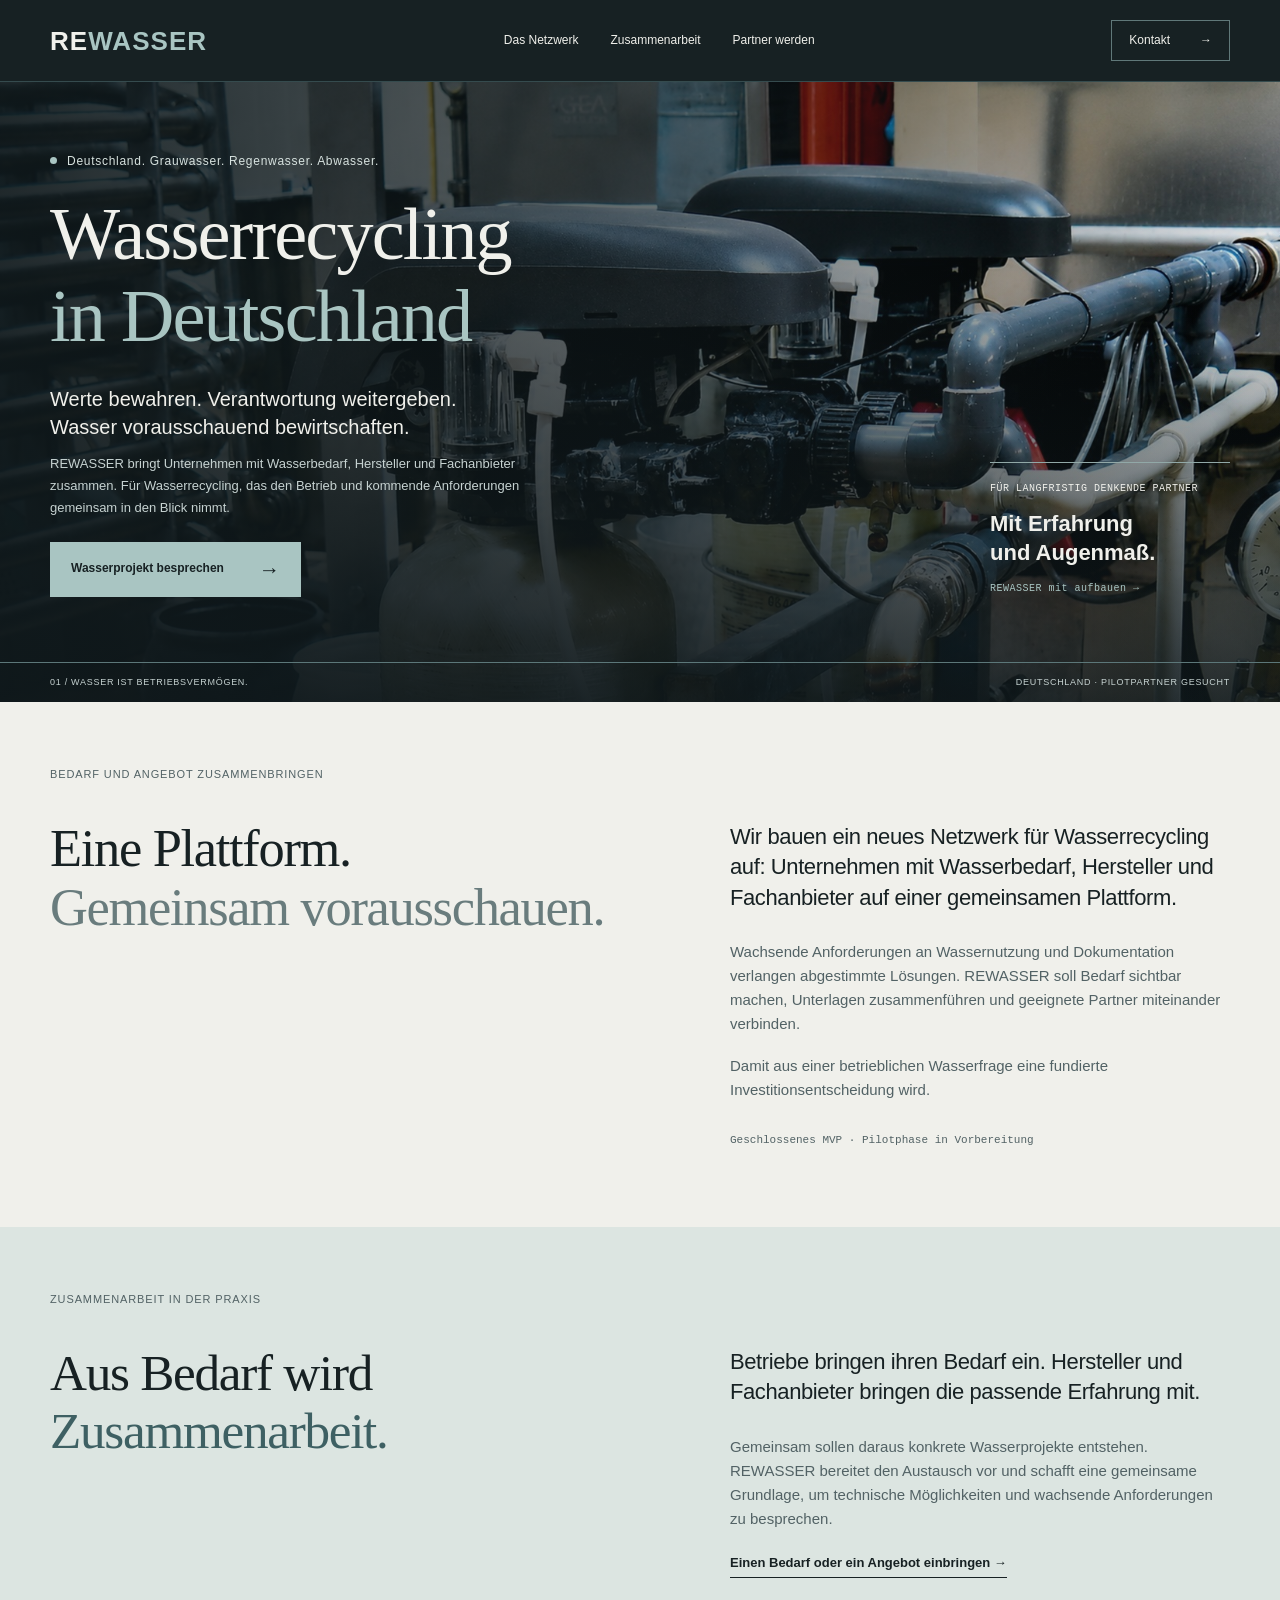
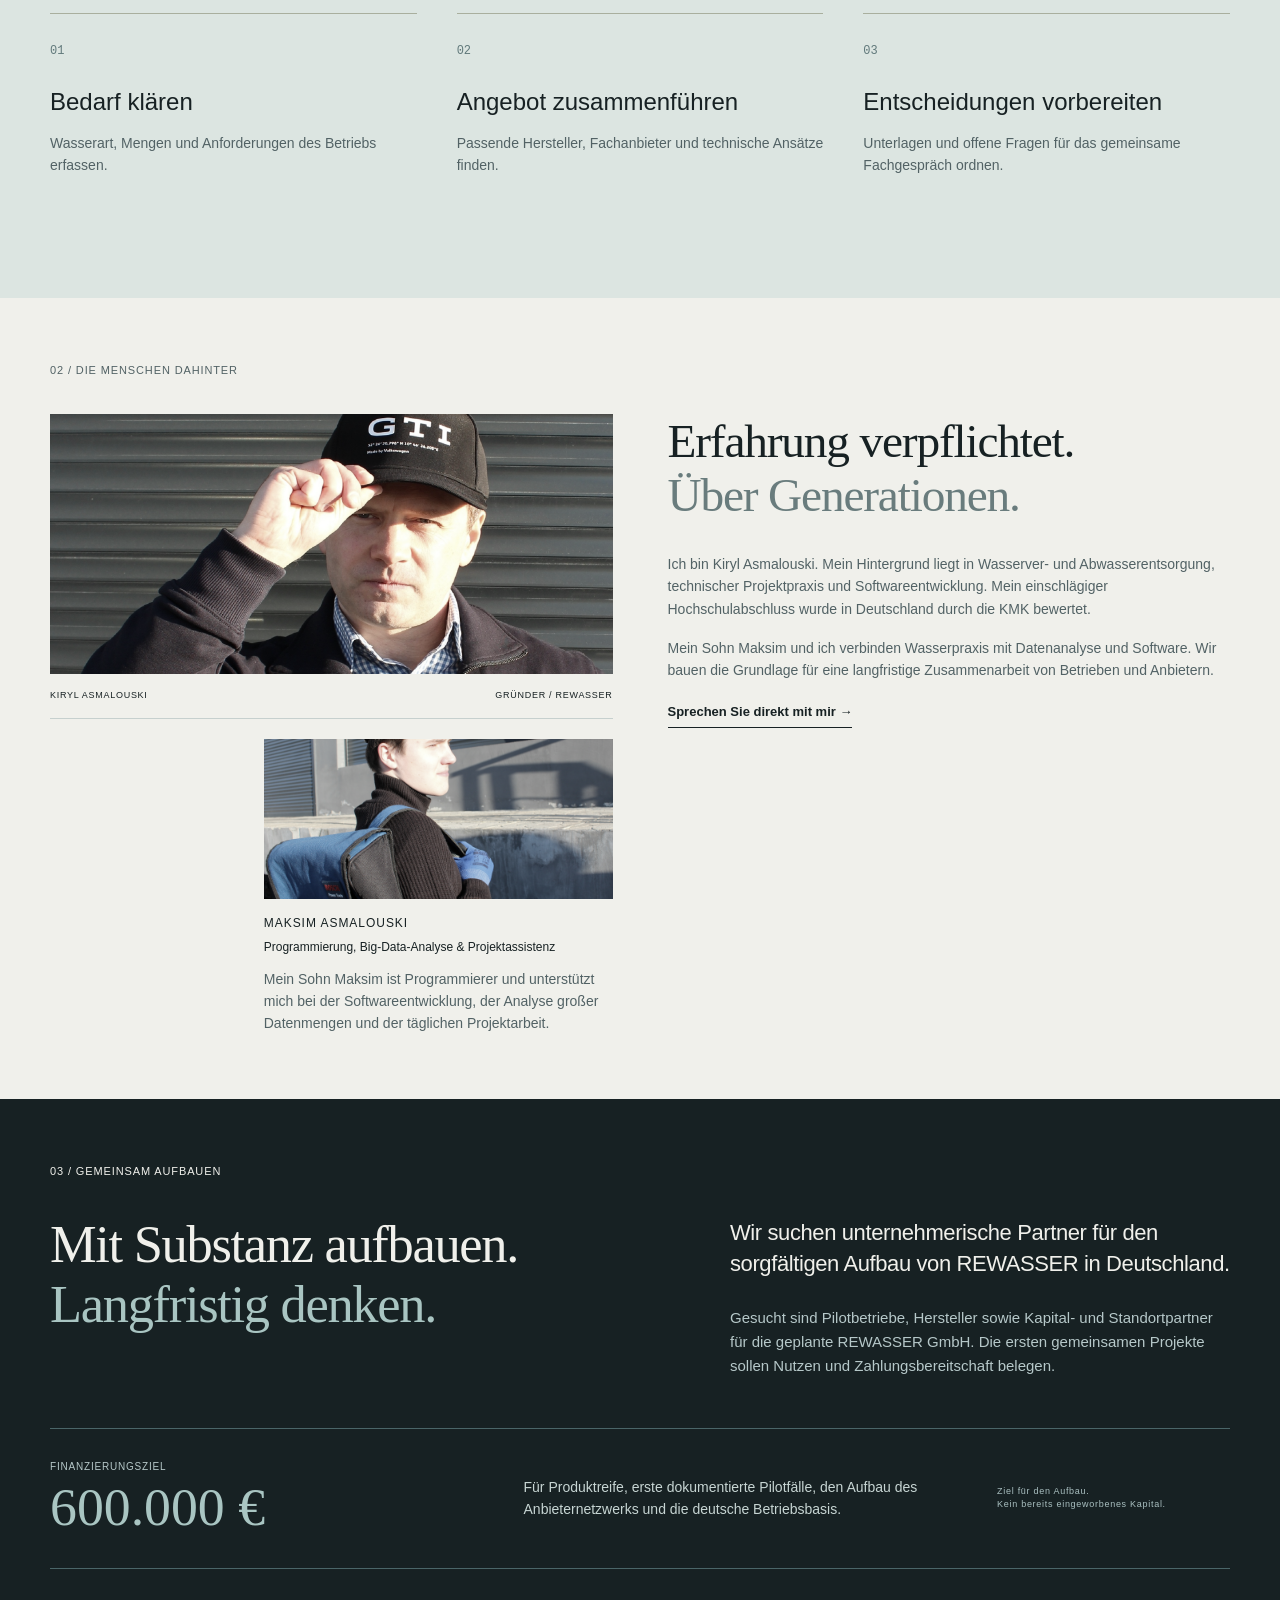
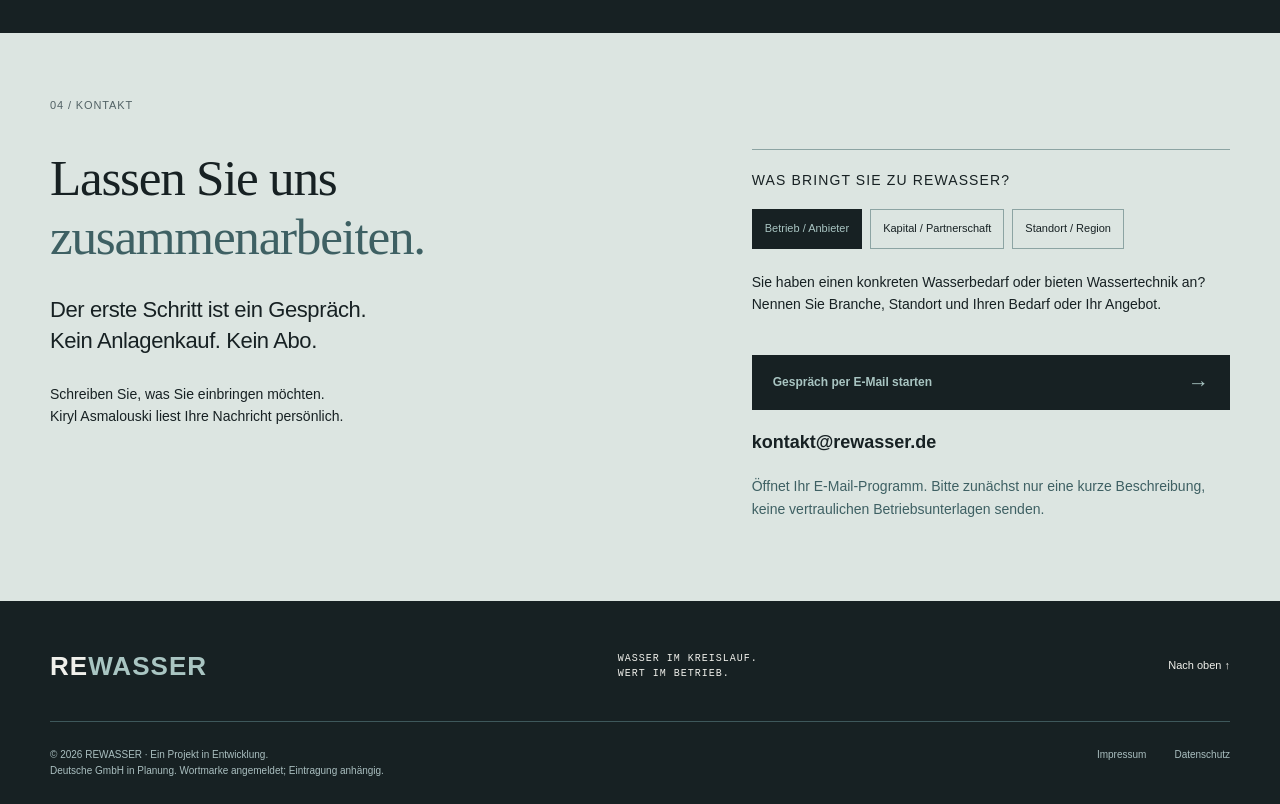
<file: index.html>
<!doctype html>
<html lang="de">
<head>
  <meta charset="utf-8">
  <meta name="viewport" content="width=device-width, initial-scale=1">
  <title>REWASSER — Wasserrecycling in Deutschland</title>
  <meta name="description" content="Werte bewahren. Wasser vorausschauend bewirtschaften. REWASSER entwickelt die B2B-Plattform für Wasserwiederverwendung in Deutschland. Pilotpartner, Investoren und Standortpartner gesucht.">
  <meta name="theme-color" content="#172123">
  <link rel="canonical" href="https://rewasser.de/">
  <link rel="icon" href="assets/img/favicon.png" type="image/png">
  <meta property="og:type" content="website">
  <meta property="og:locale" content="de_DE">
  <meta property="og:title" content="Wasserrecycling in Deutschland — REWASSER">
  <meta property="og:description" content="Wasserwiederverwendung fundiert vorbereiten. Mit Blick auf Betrieb, Kosten und Umsetzung. Werden Sie Pilot-, Kapital- oder Standortpartner von REWASSER.">
  <meta property="og:url" content="https://rewasser.de/">
  <meta property="og:image" content="https://rewasser.de/assets/img/3.jpg">
  <meta name="twitter:card" content="summary_large_image">
  <link rel="stylesheet" href="assets/campaign.css">
  <script src="assets/campaign.js" defer></script>
</head>
<body>
  <a class="skip" href="#main">Zum Inhalt</a>
  <header class="header">
    <a class="brand" href="#top" aria-label="Rewasser Startseite">RE<span>WASSER</span></a>
    <nav aria-label="Hauptnavigation">
      <a href="#warum">Das Netzwerk</a><a href="#how">Zusammenarbeit</a><a href="#partner">Partner werden</a>
    </nav>
    <a class="header-cta" href="#contact">Kontakt <span aria-hidden="true">→</span></a>
  </header>
  <main id="main">
    <section class="hero" id="top" aria-labelledby="hero-title">
      <img class="hero-image" src="assets/img/3.jpg" alt="Rohrleitungen, Filter und Druckanzeigen einer Wasseraufbereitungsanlage" width="2048" height="800" fetchpriority="high">
      <div class="hero-shade"></div>
      <div class="hero-content wrap">
        <p class="eyebrow"><span class="signal"></span> Deutschland. Grauwasser. Regenwasser. Abwasser.</p>
        <h1 id="hero-title">Wasserrecycling<br> <span>in Deutschland</span></h1>
        <div class="hero-bottom">
          <div><p class="hero-lead">Werte bewahren. Verantwortung weitergeben.<br class="desktop-break"> Wasser vorausschauend bewirtschaften.</p>
          <p class="hero-description">REWASSER bringt Unternehmen mit Wasserbedarf, Hersteller und Fachanbieter zusammen. Für Wasserrecycling, das den Betrieb und kommende Anforderungen gemeinsam in den Blick nimmt.</p>
          <a class="button accent" href="#contact">Wasserprojekt besprechen <span aria-hidden="true">→</span></a></div>
          <a class="hero-aside" href="#partner"><span>FÜR LANGFRISTIG DENKENDE PARTNER</span><strong>Mit Erfahrung<br> und Augenmaß.</strong><span>REWASSER mit aufbauen →</span></a>
        </div>
      </div>
      <div class="hero-caption"><span>01 / WASSER IST BETRIEBSVERMÖGEN.</span><span>DEUTSCHLAND · PILOTPARTNER GESUCHT</span></div>
    </section>

    <section class="section paper" id="warum"><div class="wrap">
      <p class="eyebrow dark">BEDARF UND ANGEBOT ZUSAMMENBRINGEN</p>
      <div class="intro-grid"><h2>Eine Plattform.<br><span class="muted">Gemeinsam vorausschauen.</span></h2><div class="intro-copy">
      <p class="lead">Wir bauen ein neues Netzwerk für Wasserrecycling auf: Unternehmen mit Wasserbedarf, Hersteller und Fachanbieter auf einer gemeinsamen Plattform.</p>
      <p>Wachsende Anforderungen an Wassernutzung und Dokumentation verlangen abgestimmte Lösungen. REWASSER soll Bedarf sichtbar machen, Unterlagen zusammenführen und geeignete Partner miteinander verbinden.</p>
      <p>Damit aus einer betrieblichen Wasserfrage eine fundierte Investitionsentscheidung wird.</p>
      <p class="stage" id="status">Geschlossenes MVP · Pilotphase in Vorbereitung</p></div></div>

    </div></section>

    <section class="section contact" id="how" aria-labelledby="cooperation-title"><div class="wrap">
      <p class="eyebrow dark">ZUSAMMENARBEIT IN DER PRAXIS</p>
      <div class="intro-grid"><h2 id="cooperation-title">Aus Bedarf wird<br><span class="muted">Zusammenarbeit.</span></h2><div class="intro-copy">
        <p class="lead">Betriebe bringen ihren Bedarf ein. Hersteller und Fachanbieter bringen die passende Erfahrung mit.</p>
        <p>Gemeinsam sollen daraus konkrete Wasserprojekte entstehen. REWASSER bereitet den Austausch vor und schafft eine gemeinsame Grundlage, um technische Möglichkeiten und wachsende Anforderungen zu besprechen.</p>
        <a class="text-link" data-contact="pilot" href="#contact">Einen Bedarf oder ein Angebot einbringen →</a>
      </div></div>
      <ol class="steps"><li><span class="step-no">01</span><h3>Bedarf klären</h3><p>Wasserart, Mengen und Anforderungen des Betriebs erfassen.</p></li><li><span class="step-no">02</span><h3>Angebot zusammenführen</h3><p>Passende Hersteller, Fachanbieter und technische Ansätze finden.</p></li><li><span class="step-no">03</span><h3>Entscheidungen vorbereiten</h3><p>Unterlagen und offene Fragen für das gemeinsame Fachgespräch ordnen.</p></li></ol>
    </div></section>
    <section class="section paper founder" id="credibility"><div class="wrap"><p class="eyebrow dark">02 / DIE MENSCHEN DAHINTER</p><div class="founder-grid"><div class="founder-photos"><img class="portrait" src="assets/img/4.jpg" width="2048" height="800" alt="Kiryl Asmalouski, Gründer von Rewasser" loading="lazy"><div class="photo-caption"><span>KIRYL ASMALOUSKI</span><span>GRÜNDER / REWASSER</span></div><figure class="team-profile"><img class="field-photo" src="assets/img/2.jpg" width="2048" height="800" alt="Maksim Asmalouski" loading="lazy"><figcaption><div class="team-name">Maksim Asmalouski</div><div class="team-role">Programmierung, Big-Data-Analyse &amp; Projektassistenz</div><p>Mein Sohn Maksim ist Programmierer und unterstützt mich bei der Softwareentwicklung, der Analyse großer Datenmengen und der täglichen Projektarbeit.</p></figcaption></figure></div><div class="founder-copy"><h2>Erfahrung verpflichtet.<br> <span class="muted">Über Generationen.</span></h2><p>Ich bin Kiryl Asmalouski. Mein Hintergrund liegt in Wasserver- und Abwasserentsorgung, technischer Projektpraxis und Softwareentwicklung. Mein einschlägiger Hochschulabschluss wurde in Deutschland durch die KMK bewertet.</p><p>Mein Sohn Maksim und ich verbinden Wasserpraxis mit Datenanalyse und Software. Wir bauen die Grundlage für eine langfristige Zusammenarbeit von Betrieben und Anbietern.</p><a class="text-link" href="mailto:kontakt@rewasser.de?subject=Pers%C3%B6nliches%20Gespr%C3%A4ch%20zu%20REWASSER">Sprechen Sie direkt mit mir →</a></div></div></div></section>

    <section class="section partners" id="partner"><div class="wrap"><p class="eyebrow">03 / GEMEINSAM AUFBAUEN</p><div class="intro-grid"><h2>Mit Substanz aufbauen.<br> <span>Langfristig denken.</span></h2><div class="intro-copy"><p class="lead">Wir suchen unternehmerische Partner für den sorgfältigen Aufbau von REWASSER in Deutschland.</p><p>Gesucht sind Pilotbetriebe, Hersteller sowie Kapital- und Standortpartner für die geplante REWASSER GmbH. Die ersten gemeinsamen Projekte sollen Nutzen und Zahlungsbereitschaft belegen.</p></div></div>
      <div class="funding"><div><span class="small-label">FINANZIERUNGSZIEL</span><strong>600.000 €</strong></div><p>Für Produktreife, erste dokumentierte Pilotfälle, den Aufbau des Anbieternetzwerks und die deutsche Betriebsbasis.</p><span class="funding-note">Ziel für den Aufbau.<br> Kein bereits eingeworbenes Kapital.</span></div>
      
    </div></section>

    <section class="section contact" id="contact"><div class="wrap"><p class="eyebrow dark">04 / KONTAKT</p><div class="contact-grid"><div><h2>Lassen Sie uns<br> <span>zusammenarbeiten.</span></h2><p class="lead">Der erste Schritt ist ein Gespräch.<br> Kein Anlagenkauf. Kein Abo.</p><p>Schreiben Sie, was Sie einbringen möchten.<br> Kiryl Asmalouski liest Ihre Nachricht persönlich.</p></div><div class="contact-box"><p class="small-label">WAS BRINGT SIE ZU REWASSER?</p><div class="contact-choices" role="group" aria-label="Gesprächsanlass"><button type="button" data-interest="pilot" aria-pressed="true">Betrieb / Anbieter</button><button type="button" data-interest="investment" aria-pressed="false">Kapital / Partnerschaft</button><button type="button" data-interest="region" aria-pressed="false">Standort / Region</button></div><p id="contact-description">Ein konkretes Wasserproblem in Ihrem Betrieb? Nennen Sie Branche, Standort und die Frage, die Sie lösen möchten.</p><a id="contact-mail" class="button black" href="mailto:kontakt@rewasser.de?subject=REWASSER%20%E2%80%94%20Pilotgespr%C3%A4ch">Gespräch per E-Mail starten <span aria-hidden="true">→</span></a><a class="direct-mail" href="mailto:kontakt@rewasser.de">kontakt@rewasser.de</a><p class="contact-note">Öffnet Ihr E-Mail-Programm. Bitte zunächst nur eine kurze Beschreibung, keine vertraulichen Betriebsunterlagen senden.</p></div></div></div></section>
  </main>
  <footer><div class="wrap"><div class="footer-top"><a class="brand" href="#top">RE<span>WASSER</span></a><p>WASSER IM KREISLAUF.<br> WERT IM BETRIEB.</p><a href="#top" class="back-top">Nach oben ↑</a></div><div class="footer-bottom"><p>© 2026 REWASSER · Ein Projekt in Entwicklung.<br> Deutsche GmbH in Planung. Wortmarke angemeldet; Eintragung anhängig.</p><div><a href="impressum.html">Impressum</a><a href="datenschutz.html">Datenschutz</a></div></div></div></footer>
</body>
</html>
</file>
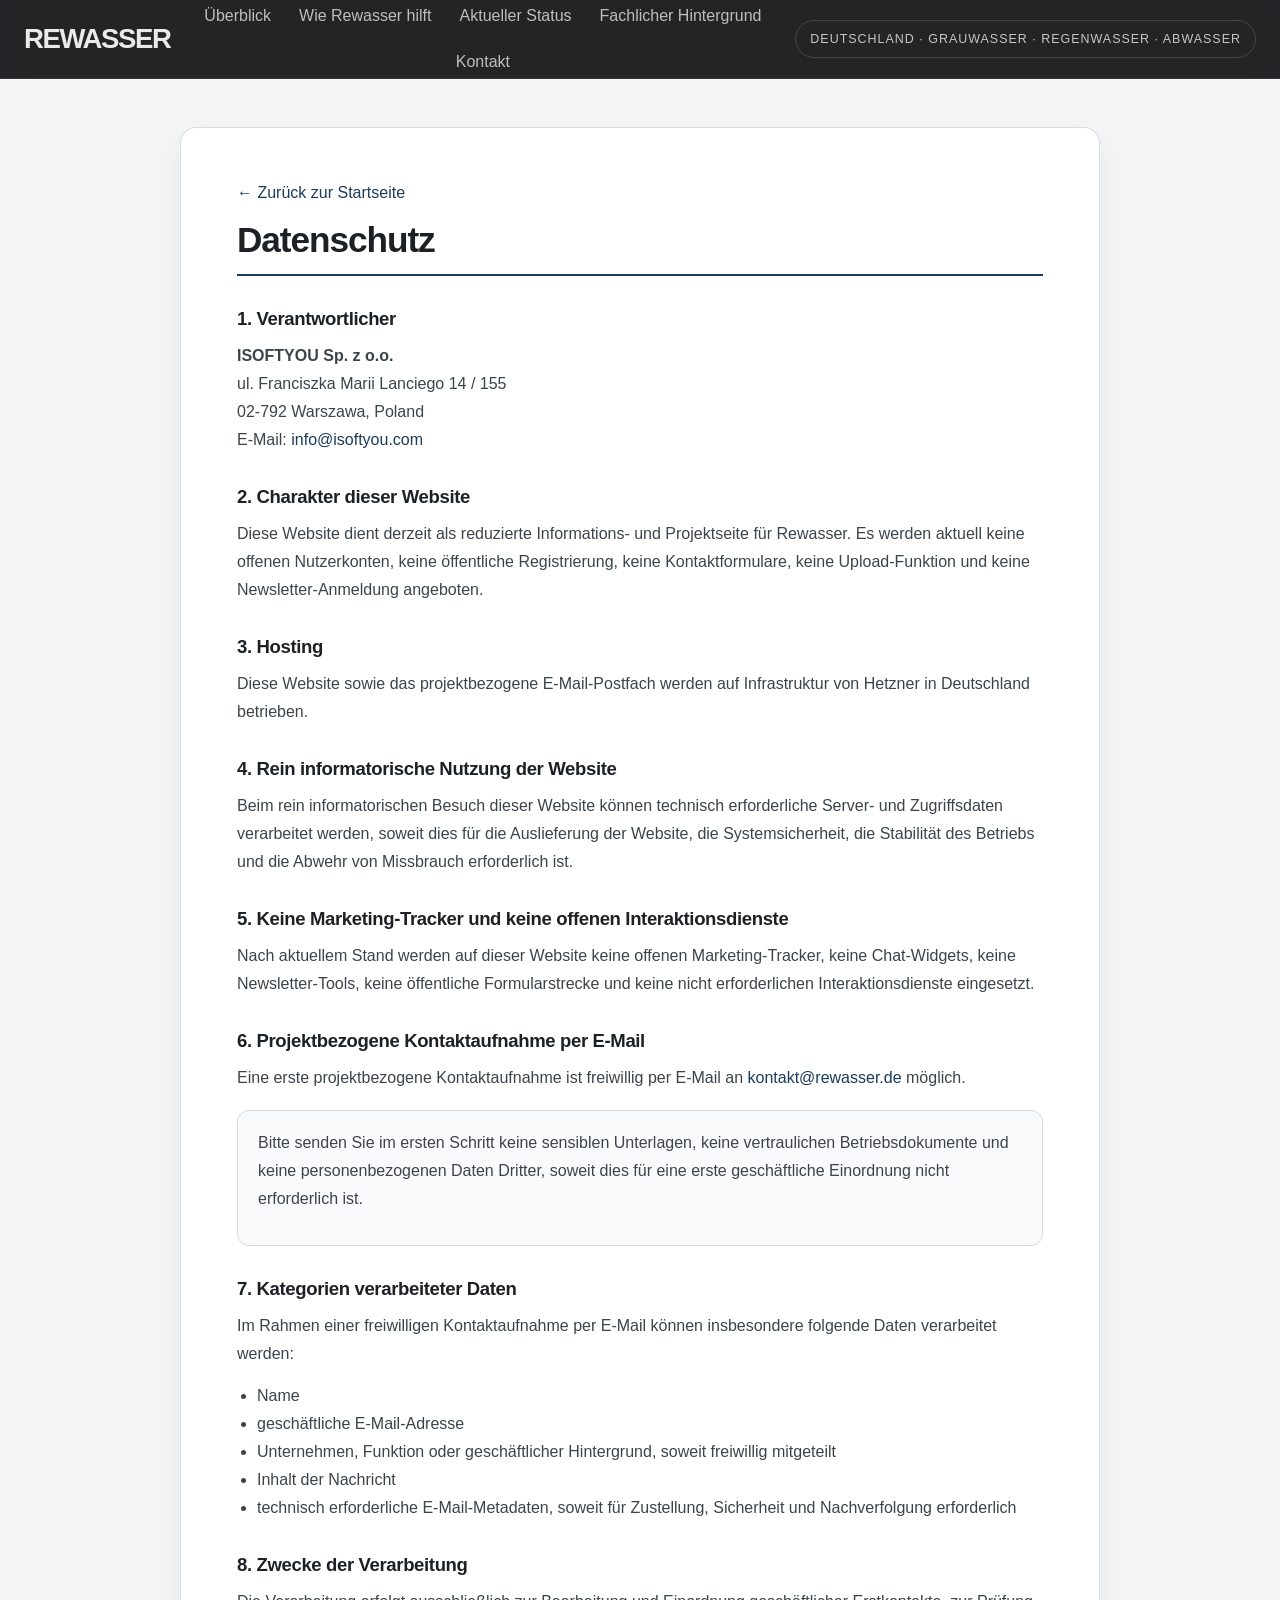
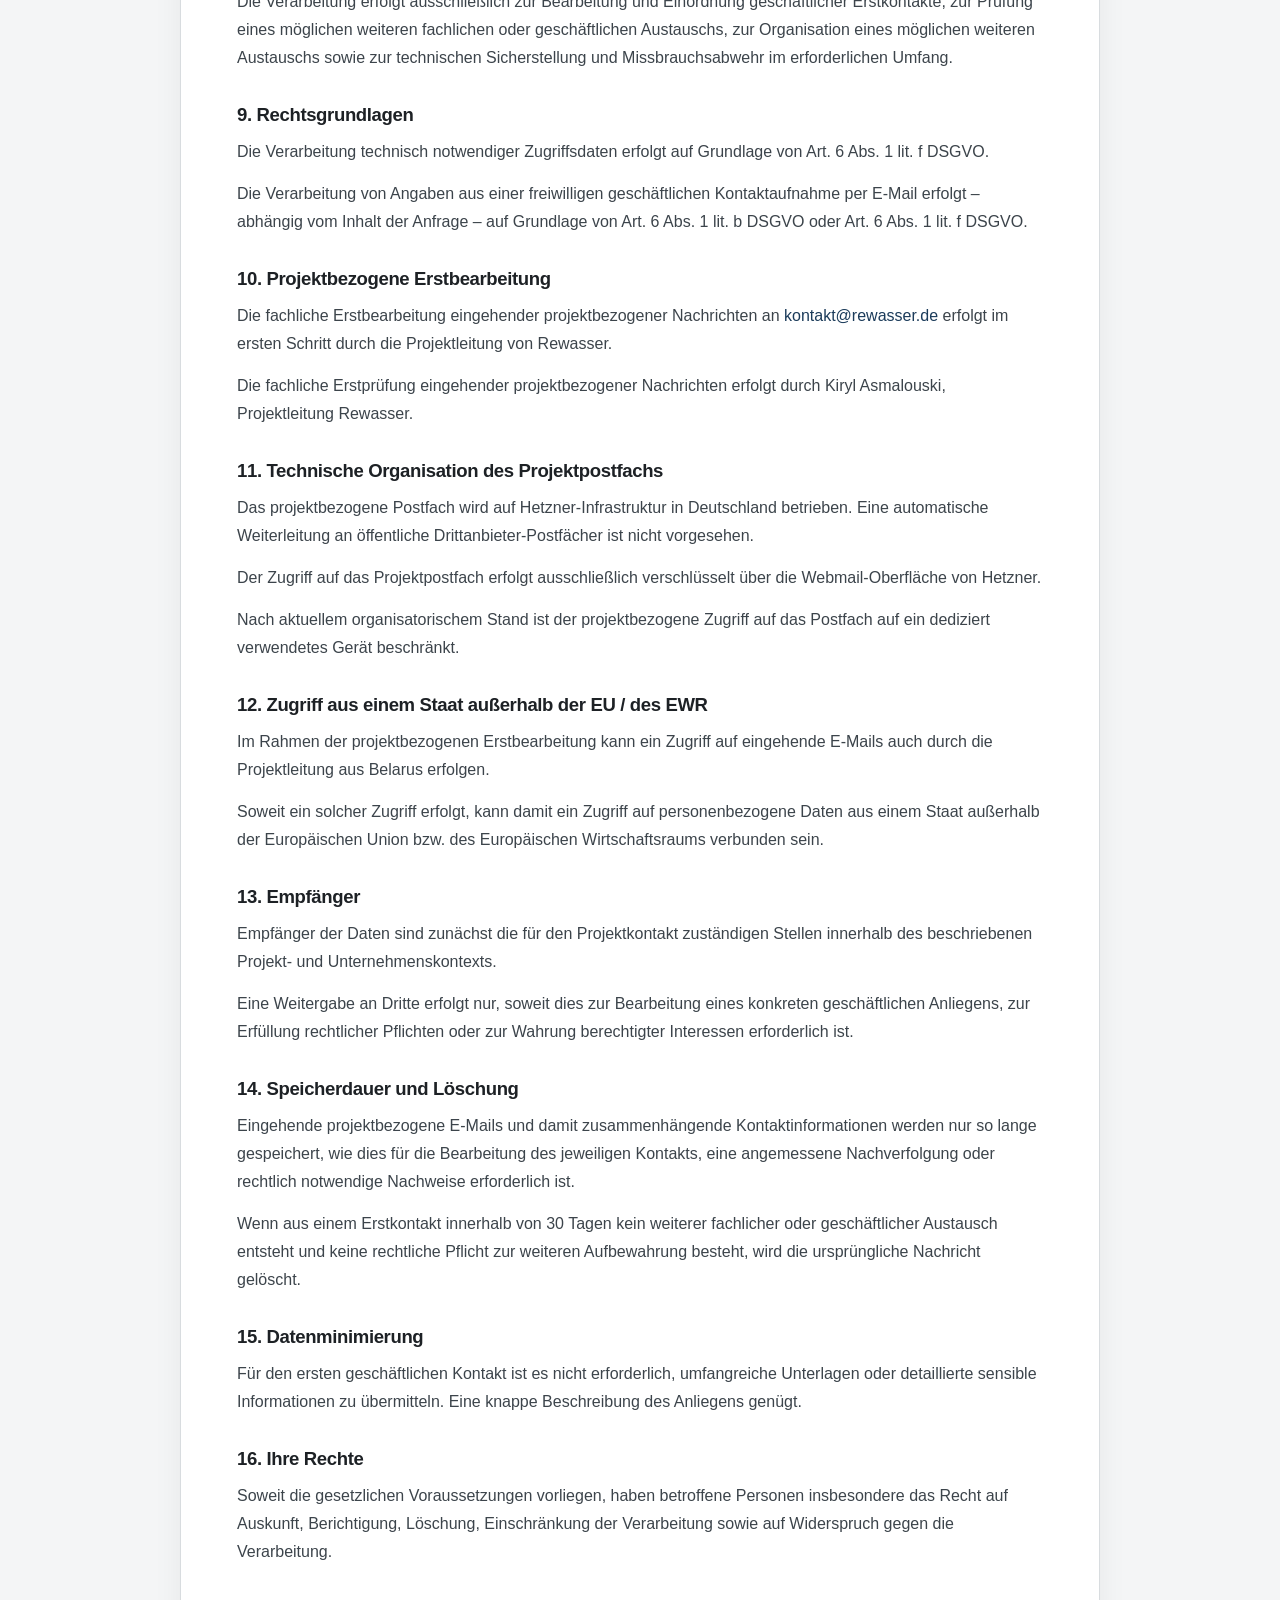
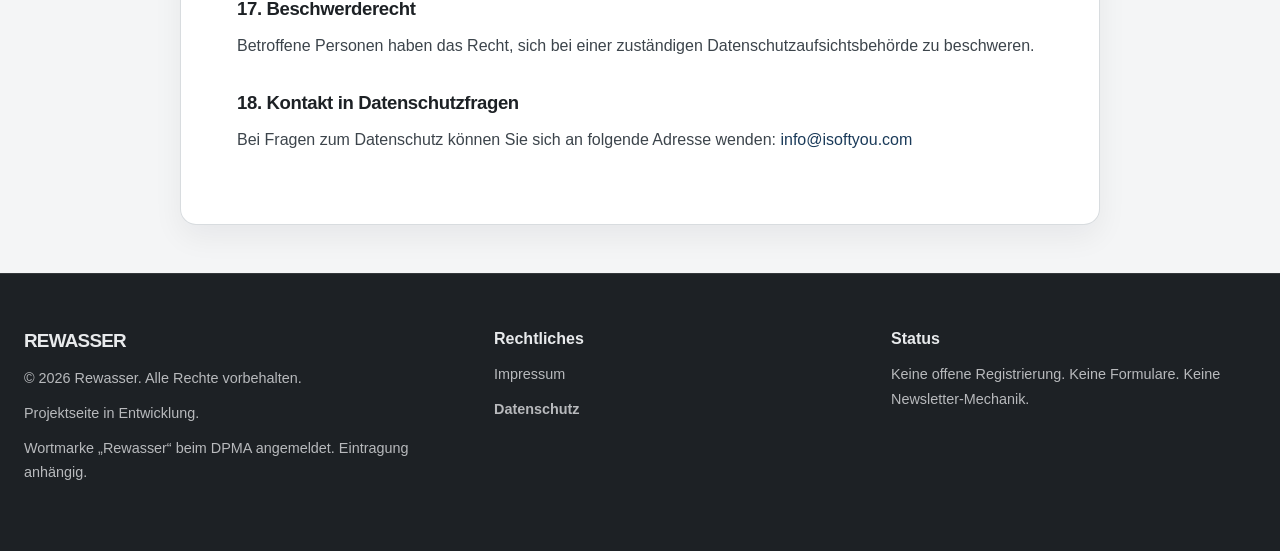
<file: datenschutz.html>
<!DOCTYPE html>
<html lang="de">
<head>
    <meta charset="UTF-8" />
    <meta name="viewport" content="width=device-width, initial-scale=1.0" />
    <title>Datenschutz | Rewasser</title>
    <link rel="icon" type="image/png" href="assets/img/favicon.png" />
    <link rel="stylesheet" href="assets/styles.css" />
</head>
<body class="legal-body">
    <header class="site-header">
        <div class="shell header-shell">
            <a href="index.html" class="brand" aria-label="Rewasser Startseite">
                <span class="brand-head js-brand-split">REWASSER</span>
            </a>

            <nav class="main-nav" aria-label="Hauptnavigation">
                <a href="index.html#about">Überblick</a>
                <a href="index.html#how">Wie Rewasser hilft</a>
                <a href="index.html#status">Aktueller Status</a>
                <a href="index.html#credibility">Fachlicher Hintergrund</a>
                <a href="index.html#contact">Kontakt</a>
            </nav>

            <div class="header-meta">
                <span class="status-pill">Deutschland · Grauwasser · Regenwasser · Abwasser</span>
            </div>
        </div>
    </header>

    <main class="legal-wrap">
        <a class="back-link" href="index.html">← Zurück zur Startseite</a>

        <h1>Datenschutz</h1>

        <h2>1. Verantwortlicher</h2>
        <p>
            <strong>ISOFTYOU Sp. z o.o.</strong><br />
            ul. Franciszka Marii Lanciego 14 / 155<br />
            02-792 Warszawa, Poland<br />
            E-Mail: <a href="mailto:info@isoftyou.com">info@isoftyou.com</a>
        </p>

        <h2>2. Charakter dieser Website</h2>
        <p>
            Diese Website dient derzeit als reduzierte Informations- und Projektseite für Rewasser.
            Es werden aktuell keine offenen Nutzerkonten, keine öffentliche Registrierung,
            keine Kontaktformulare, keine Upload-Funktion und keine Newsletter-Anmeldung angeboten.
        </p>

        <h2>3. Hosting</h2>
        <p>
            Diese Website sowie das projektbezogene E-Mail-Postfach werden auf Infrastruktur
            von Hetzner in Deutschland betrieben.
        </p>

        <h2>4. Rein informatorische Nutzung der Website</h2>
        <p>
            Beim rein informatorischen Besuch dieser Website können technisch erforderliche
            Server- und Zugriffsdaten verarbeitet werden, soweit dies für die Auslieferung
            der Website, die Systemsicherheit, die Stabilität des Betriebs und die Abwehr
            von Missbrauch erforderlich ist.
        </p>

        <h2>5. Keine Marketing-Tracker und keine offenen Interaktionsdienste</h2>
        <p>
            Nach aktuellem Stand werden auf dieser Website keine offenen Marketing-Tracker,
            keine Chat-Widgets, keine Newsletter-Tools, keine öffentliche Formularstrecke
            und keine nicht erforderlichen Interaktionsdienste eingesetzt.
        </p>

        <h2>6. Projektbezogene Kontaktaufnahme per E-Mail</h2>
        <p>
            Eine erste projektbezogene Kontaktaufnahme ist freiwillig per E-Mail an
            <a href="mailto:kontakt@rewasser.de">kontakt@rewasser.de</a> möglich.
        </p>

        <div class="legal-box">
            <p>
                Bitte senden Sie im ersten Schritt keine sensiblen Unterlagen,
                keine vertraulichen Betriebsdokumente und keine personenbezogenen
                Daten Dritter, soweit dies für eine erste geschäftliche Einordnung
                nicht erforderlich ist.
            </p>
        </div>

        <h2>7. Kategorien verarbeiteter Daten</h2>
        <p>
            Im Rahmen einer freiwilligen Kontaktaufnahme per E-Mail können insbesondere
            folgende Daten verarbeitet werden:
        </p>
        <ul>
            <li>Name</li>
            <li>geschäftliche E-Mail-Adresse</li>
            <li>Unternehmen, Funktion oder geschäftlicher Hintergrund, soweit freiwillig mitgeteilt</li>
            <li>Inhalt der Nachricht</li>
            <li>technisch erforderliche E-Mail-Metadaten, soweit für Zustellung, Sicherheit und Nachverfolgung erforderlich</li>
        </ul>

        <h2>8. Zwecke der Verarbeitung</h2>
        <p>
            Die Verarbeitung erfolgt ausschließlich zur Bearbeitung und Einordnung
            geschäftlicher Erstkontakte, zur Prüfung eines möglichen weiteren fachlichen
            oder geschäftlichen Austauschs, zur Organisation eines möglichen weiteren Austauschs
            sowie zur technischen Sicherstellung und Missbrauchsabwehr im erforderlichen Umfang.
        </p>

        <h2>9. Rechtsgrundlagen</h2>
        <p>
            Die Verarbeitung technisch notwendiger Zugriffsdaten erfolgt auf Grundlage
            von Art. 6 Abs. 1 lit. f DSGVO.
        </p>
        <p>
            Die Verarbeitung von Angaben aus einer freiwilligen geschäftlichen Kontaktaufnahme
            per E-Mail erfolgt – abhängig vom Inhalt der Anfrage – auf Grundlage von
            Art. 6 Abs. 1 lit. b DSGVO oder Art. 6 Abs. 1 lit. f DSGVO.
        </p>

        <h2>10. Projektbezogene Erstbearbeitung</h2>
        <p>
            Die fachliche Erstbearbeitung eingehender projektbezogener Nachrichten an
            <a href="mailto:kontakt@rewasser.de">kontakt@rewasser.de</a>
            erfolgt im ersten Schritt durch die Projektleitung von Rewasser.
        </p>

        <p>
            Die fachliche Erstprüfung eingehender projektbezogener Nachrichten erfolgt
            durch Kiryl Asmalouski, Projektleitung Rewasser.
        </p>

        <h2>11. Technische Organisation des Projektpostfachs</h2>
        <p>
            Das projektbezogene Postfach wird auf Hetzner-Infrastruktur in Deutschland betrieben.
            Eine automatische Weiterleitung an öffentliche Drittanbieter-Postfächer ist nicht vorgesehen.
        </p>

        <p>
            Der Zugriff auf das Projektpostfach erfolgt ausschließlich verschlüsselt
            über die Webmail-Oberfläche von Hetzner.
        </p>

        <p>
            Nach aktuellem organisatorischem Stand ist der projektbezogene Zugriff
            auf das Postfach auf ein dediziert verwendetes Gerät beschränkt.
        </p>

        <h2>12. Zugriff aus einem Staat außerhalb der EU / des EWR</h2>
        <p>
            Im Rahmen der projektbezogenen Erstbearbeitung kann ein Zugriff auf eingehende
            E-Mails auch durch die Projektleitung aus Belarus erfolgen.
        </p>

        <p>
            Soweit ein solcher Zugriff erfolgt, kann damit ein Zugriff auf personenbezogene Daten
            aus einem Staat außerhalb der Europäischen Union bzw. des Europäischen Wirtschaftsraums
            verbunden sein.
        </p>

        <h2>13. Empfänger</h2>
        <p>
            Empfänger der Daten sind zunächst die für den Projektkontakt zuständigen Stellen
            innerhalb des beschriebenen Projekt- und Unternehmenskontexts.
        </p>

        <p>
            Eine Weitergabe an Dritte erfolgt nur, soweit dies zur Bearbeitung eines konkreten
            geschäftlichen Anliegens, zur Erfüllung rechtlicher Pflichten oder zur Wahrung
            berechtigter Interessen erforderlich ist.
        </p>

        <h2>14. Speicherdauer und Löschung</h2>
        <p>
            Eingehende projektbezogene E-Mails und damit zusammenhängende Kontaktinformationen
            werden nur so lange gespeichert, wie dies für die Bearbeitung des jeweiligen Kontakts,
            eine angemessene Nachverfolgung oder rechtlich notwendige Nachweise erforderlich ist.
        </p>

        <p>
            Wenn aus einem Erstkontakt innerhalb von 30 Tagen kein weiterer fachlicher
            oder geschäftlicher Austausch entsteht und keine rechtliche Pflicht zur weiteren
            Aufbewahrung besteht, wird die ursprüngliche Nachricht gelöscht.
        </p>

        <h2>15. Datenminimierung</h2>
        <p>
            Für den ersten geschäftlichen Kontakt ist es nicht erforderlich,
            umfangreiche Unterlagen oder detaillierte sensible Informationen zu übermitteln.
            Eine knappe Beschreibung des Anliegens genügt.
        </p>

        <h2>16. Ihre Rechte</h2>
        <p>
            Soweit die gesetzlichen Voraussetzungen vorliegen, haben betroffene Personen
            insbesondere das Recht auf Auskunft, Berichtigung, Löschung, Einschränkung
            der Verarbeitung sowie auf Widerspruch gegen die Verarbeitung.
        </p>

        <h2>17. Beschwerderecht</h2>
        <p>
            Betroffene Personen haben das Recht, sich bei einer zuständigen
            Datenschutzaufsichtsbehörde zu beschweren.
        </p>

        <h2>18. Kontakt in Datenschutzfragen</h2>
        <p>
            Bei Fragen zum Datenschutz können Sie sich an folgende Adresse wenden:
            <a href="mailto:info@isoftyou.com">info@isoftyou.com</a>
        </p>
    </main>

    <footer class="site-footer">
        <div class="shell footer-shell">
            <div>
                <div class="footer-logo">REWASSER</div>

                <p>© 2026 Rewasser. Alle Rechte vorbehalten.</p>
                <p>Projektseite in Entwicklung.</p>
                <p>Wortmarke „Rewasser“ beim DPMA angemeldet. Eintragung anhängig.</p>
            </div>

            <div>
                <h3>Rechtliches</h3>

                <ul class="footer-list">
                    <li><a href="impressum.html">Impressum</a></li>
                    <li><b>Datenschutz</b></li>
                </ul>
            </div>

            <div>
                <h3>Status</h3>
                <p>Keine offene Registrierung. Keine Formulare. Keine Newsletter-Mechanik.</p>
            </div>
        </div>
    </footer>
</body>
</html>
</file>
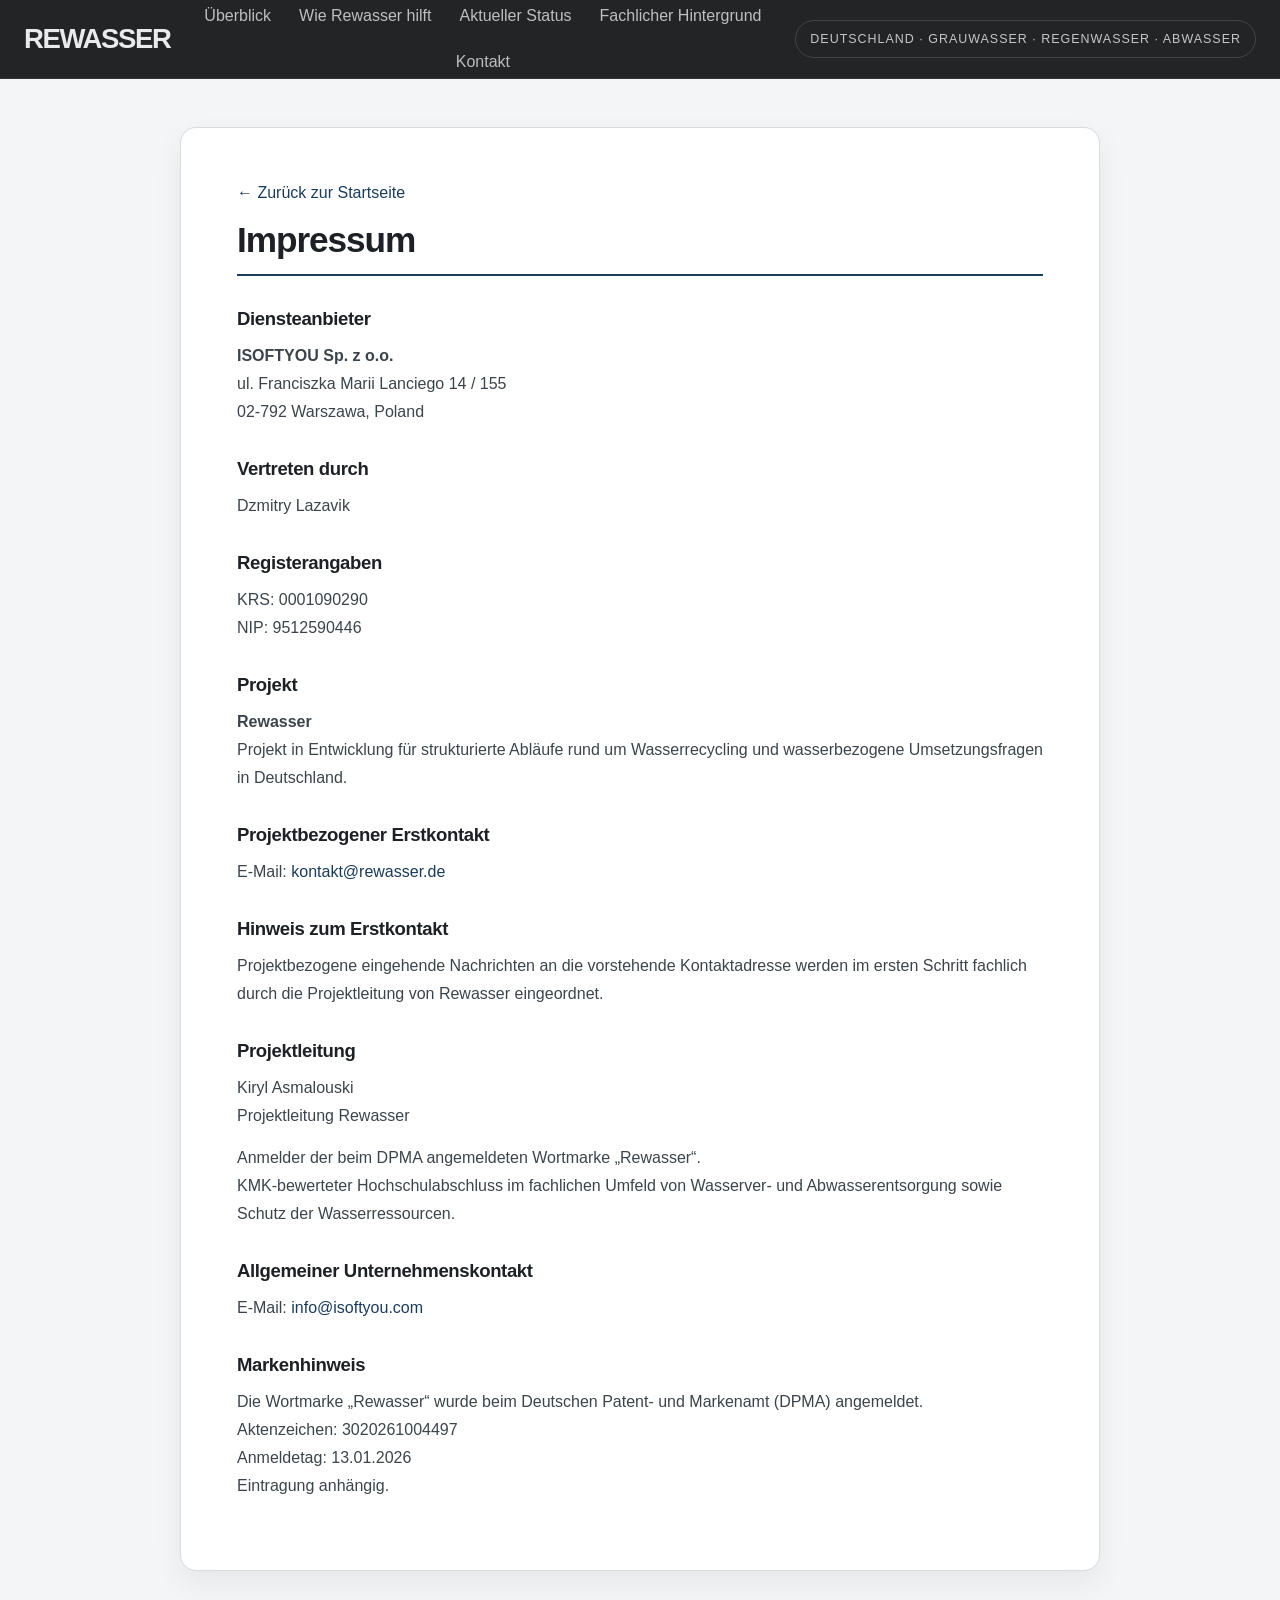
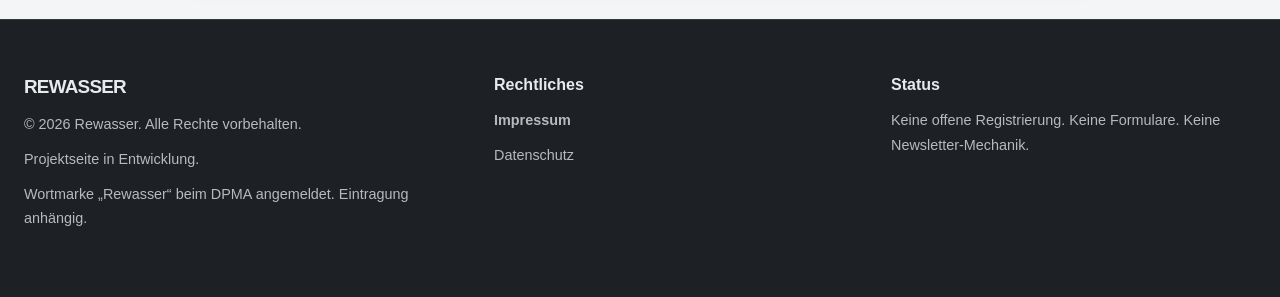
<file: impressum.html>
<!DOCTYPE html>
<html lang="de">
<head>
    <meta charset="UTF-8" />
    <meta name="viewport" content="width=device-width, initial-scale=1.0" />
    <title>Impressum | Rewasser</title>
    <link rel="icon" type="image/png" href="assets/img/favicon.png" />
    <link rel="stylesheet" href="assets/styles.css" />
</head>
<body class="legal-body">
    <header class="site-header">
        <div class="shell header-shell">
            <a href="index.html" class="brand" aria-label="Rewasser Startseite">
                <span class="brand-head js-brand-split">REWASSER</span>
            </a>

            <nav class="main-nav" aria-label="Hauptnavigation">
                <a href="index.html#about">Überblick</a>
                <a href="index.html#how">Wie Rewasser hilft</a>
                <a href="index.html#status">Aktueller Status</a>
                <a href="index.html#credibility">Fachlicher Hintergrund</a>
                <a href="index.html#contact">Kontakt</a>
            </nav>

            <div class="header-meta">
                <span class="status-pill">Deutschland · Grauwasser · Regenwasser · Abwasser</span>
            </div>
        </div>
    </header>

    <main class="legal-wrap">
        <a class="back-link" href="index.html">← Zurück zur Startseite</a>

        <h1>Impressum</h1>

        <h2>Diensteanbieter</h2>
        <p>
            <strong>ISOFTYOU Sp. z o.o.</strong><br />
            ul. Franciszka Marii Lanciego 14 / 155<br />
            02-792 Warszawa, Poland
        </p>

        <h2>Vertreten durch</h2>
        <p>Dzmitry Lazavik</p>

        <h2>Registerangaben</h2>
        <p>
            KRS: 0001090290<br />
            NIP: 9512590446
        </p>

        <h2>Projekt</h2>
        <p>
            <strong>Rewasser</strong><br />
            Projekt in Entwicklung für strukturierte Abläufe rund um Wasserrecycling
            und wasserbezogene Umsetzungsfragen in Deutschland.
        </p>

        <h2>Projektbezogener Erstkontakt</h2>
        <p>
            E-Mail: <a href="mailto:kontakt@rewasser.de">kontakt@rewasser.de</a>
        </p>

        <h2>Hinweis zum Erstkontakt</h2>
        <p>
            Projektbezogene eingehende Nachrichten an die vorstehende Kontaktadresse
            werden im ersten Schritt fachlich durch die Projektleitung von Rewasser eingeordnet.
        </p>

        <h2>Projektleitung</h2>
        <p>
            Kiryl Asmalouski<br />
            Projektleitung Rewasser
        </p>

        <p>
            Anmelder der beim DPMA angemeldeten Wortmarke „Rewasser“.<br />
            KMK-bewerteter Hochschulabschluss im fachlichen Umfeld von Wasserver-
            und Abwasserentsorgung sowie Schutz der Wasserressourcen.
        </p>

        <h2>Allgemeiner Unternehmenskontakt</h2>
        <p>
            E-Mail: <a href="mailto:info@isoftyou.com">info@isoftyou.com</a>
        </p>

        <h2>Markenhinweis</h2>
        <p>
            Die Wortmarke „Rewasser“ wurde beim Deutschen Patent- und Markenamt (DPMA) angemeldet.<br />
            Aktenzeichen: 3020261004497<br />
            Anmeldetag: 13.01.2026<br />
            Eintragung anhängig.
        </p>
    </main>

    <footer class="site-footer">
        <div class="shell footer-shell">
            <div>
                <div class="footer-logo">REWASSER</div>

                <p>© 2026 Rewasser. Alle Rechte vorbehalten.</p>
                <p>Projektseite in Entwicklung.</p>
                <p>Wortmarke „Rewasser“ beim DPMA angemeldet. Eintragung anhängig.</p>
            </div>

            <div>
                <h3>Rechtliches</h3>

                <ul class="footer-list">
                    <li><b>Impressum</b></li>
                    <li><a href="datenschutz.html">Datenschutz</a></li>
                </ul>
            </div>

            <div>
                <h3>Status</h3>
                <p>Keine offene Registrierung. Keine Formulare. Keine Newsletter-Mechanik.</p>
            </div>
        </div>
    </footer>
</body>
</html>
</file>
<file: assets/campaign.css>
@font-face {
    font-family: 'Anton';
    src: url('fonts/Anton-Regular.ttf') format('truetype');
    font-weight: 400;
    font-style: normal;
    font-display: swap;
}

:root {
    --ink: #172123;
    --paper: #f0f0eb;
    --accent: #a9c5c2;
    --gray: #697c7d;
    --line: #c6d0ce;
    --max: 1320px;
}

* {
    box-sizing: border-box;
}

html {
    scroll-behavior: smooth;
    scroll-padding-top: 88px;
}

body {
    margin: 0;
    background: var(--ink);
    color: var(--paper);
    font-family: Arial,Helvetica,sans-serif;
    font-size: 16px;
    line-height: 1.6;
}

a {
    color: inherit;
    text-decoration: none;
}

button,input {
    font: inherit;
}

button,a,input {
    -webkit-tap-highlight-color: transparent;
}

a:focus-visible,button:focus-visible,input:focus-visible {
    outline: 3px solid #4476ef;
    outline-offset: 6px;
}

img {
    display: block;
    max-width: 100%;
}

p {
    margin: 0 0 1.2em;
}

h1,h2,h3 {
    margin: 0;
    font-weight: 900;
}

h1,h2 {
    font-family: 'Anton',Impact,'Arial Narrow',Arial,sans-serif;
    font-weight: 400;
    letter-spacing: -.015em;
    line-height: 1.01;
}

h2 {
    font-size: clamp(42px,5.25vw,76px);
}

h3 {
    line-height: 1.12;
    font-size: 27px;
    letter-spacing: -1px;
}

section {
    scroll-margin-top: 0;
}

.wrap {
    width: min(var(--max),calc(100% - 100px));
    margin: auto;
}

.section {
    padding: 100px 0;
}

.paper {
    background: var(--paper);
    color: var(--ink);
}

.eyebrow,.small-label,.photo-caption,.hero-caption,.calc-heading,.range-ends,.calc-result>span,.scope,.milestones>span,.manifesto-note,.funding-note {
    font-family: 'Courier New',monospace;
    font-size: 11px;
    line-height: 1.5;
    font-weight: 700;
    letter-spacing: 1px;
}

.eyebrow {
    margin-bottom: 36px;
    display: flex;
    gap: 10px;
    align-items: center;
}

.dark {
    color: #526265;
}

.signal {
    display: inline-block;
    width: 7px;
    height: 7px;
    border-radius: 50%;
    background: var(--accent);
    flex-shrink: 0;
}

.muted {
    color: var(--gray);
}

.lead {
    font-size: 22px;
    line-height: 1.4;
    letter-spacing: -.4px;
}

.fineprint {
    font-size: 12px;
    line-height: 1.6;
    color: #63777a;
}

.skip {
    position: fixed;
    left: 15px;
    top: -100px;
    z-index: 100;
    background: var(--accent);
    color: var(--ink);
    padding: 12px;
}

.skip:focus {
    top: 10px;
}

.header {
    height: 82px;
    position: sticky;
    top: 0;
    z-index: 20;
    background: var(--ink);
    display: flex;
    align-items: center;
    justify-content: space-between;
    padding: 0 50px;
    border-bottom: 1px solid #354b4e;
    gap: 25px;
}

.brand {
    display: inline-flex;
    align-items: center;
    font-weight: 900;
    font-size: 29px;
    letter-spacing: -1.7px;
    line-height: 1;
}

.brand span {
    color: var(--accent);
}

.brand i {
    font-size: 26px;
    font-style: normal;
    font-weight: 400;
    margin-left: 10px;
    color: var(--accent);
}

.header nav {
    display: flex;
    gap: 32px;
    font-size: 12px;
}

.header nav a:hover {
    color: var(--accent);
}

.header-cta {
    font-size: 12px;
    padding: 10px 17px;
    border: 1px solid #607879;
    display: flex;
    align-items: center;
    gap: 30px;
}

.header-cta:hover {
    background: var(--accent);
    color: var(--ink);
}

.hero {
    position: relative;
    isolation: isolate;
    min-height: 710px;
    display: flex;
    flex-direction: column;
    justify-content: space-between;
}

.hero-image,.hero-shade {
    position: absolute;
    inset: 0;
    width: 100%;
    height: 100%;
    object-fit: cover;
    z-index: -2;
}

.hero-image {
    object-position: 60% center;
}

.hero-shade {
    z-index: -1;
    background: linear-gradient(90deg,rgba(15,24,27,.93),rgba(15,24,27,.6) 55%,rgba(15,24,27,.1)),linear-gradient(0deg,rgba(15,24,27,.85),transparent 70%);
}

.hero-content {
    padding-top: 50px;
    padding-bottom: 35px;
}

.hero .eyebrow {
    color: #d7e2df;
    margin-bottom: 24px;
    font-size: 10px;
}

.hero h1 {
    font-size: clamp(65px,7.3vw,109px);
    line-height: .98;
    max-width: 950px;
    letter-spacing: -1px;
}

.hero h1 span {
    color: var(--accent);
}

.hero-bottom {
    display: grid;
    grid-template-columns: 1.25fr .65fr;
    gap: 60px;
    align-items: end;
    margin-top: 28px;
}

.hero-lead {
    font-size: 20px;
    line-height: 1.4;
    margin-bottom: 12px;
}

.hero-description {
    font-size: 13px;
    line-height: 1.7;
    color: #c6d2d1;
    max-width: 520px;
    margin-bottom: 22px;
}

.button {
    display: inline-flex;
    justify-content: space-between;
    align-items: center;
    gap: 35px;
    padding: 17px 21px;
    font-size: 12px;
    font-weight: 700;
    min-height: 53px;
    transition: background .2s,color .2s;
}

.button span {
    font-size: 21px;
    line-height: 1;
}

.accent {
    background: var(--accent);
    color: var(--ink);
}

.accent:hover {
    background: #c6dbd7;
}

.hero-aside {
    justify-self: end;
    border-top: 1px solid #91a8a7;
    padding-top: 18px;
    width: 240px;
    display: flex;
    flex-direction: column;
    gap: 13px;
}

.hero-aside>span {
    font-family: 'Courier New',monospace;
    font-size: 10px;
    letter-spacing: .5px;
}

.hero-aside strong {
    font-size: 22px;
    line-height: 1.3;
}

.hero-aside>span:last-child {
    color: var(--accent);
}

.hero-aside:hover strong {
    color: var(--accent);
}

.hero-caption {
    padding: 13px 50px;
    display: flex;
    justify-content: space-between;
    border-top: 1px solid #5c7779;
    font-size: 9px;
    color: #c6d2d1;
}

.ticker {
    display: flex;
    justify-content: space-between;
    align-items: center;
    gap: 25px;
    padding: 17px 50px;
    background: var(--accent);
    color: var(--ink);
    font-size: clamp(12px,1.3vw,19px);
    font-weight: 900;
    letter-spacing: -.3px;
}

.ticker>span:nth-child(2),.ticker>span:nth-child(4) {
    font-size: 27px;
    line-height: 1;
}

.intro-grid {
    display: grid;
    grid-template-columns: 1.2fr 1fr;
    gap: 80px;
    align-items: start;
}

.intro-copy {
    padding-top: 3px;
    max-width: 500px;
}

.intro-copy>p:not(.lead) {
    font-size: 15px;
    color: #526265;
}

.policy-row {
    display: grid;
    grid-template-columns: 1fr 1fr .8fr;
    margin-top: 60px;
    border-top: 1px solid var(--line);
    border-bottom: 1px solid var(--line);
}

.policy-row>div {
    padding: 28px 32px 28px 0;
}

.policy-row>div+div {
    padding-left: 32px;
    border-left: 1px solid var(--line);
}

.small-label {
    display: block;
    margin-bottom: 18px;
    color: inherit;
    font-size: 10px;
}

.policy-row h3 {
    font-size: 23px;
    margin-bottom: 16px;
}

.policy-row p {
    font-size: 14px;
    color: #526265;
}

.text-link {
    display: inline-block;
    font-size: 13px;
    font-weight: 700;
    border-bottom: 1px solid currentColor;
    padding-bottom: 4px;
}

.text-link:hover {
    opacity: .7;
}

.policy-row .policy-question {
    padding-left: 40px;
}

.policy-question h3 {
    font-family: 'Anton',Impact,'Arial Narrow',Arial,sans-serif;
    font-weight: 400;
    font-size: 40px;
}

.paper .fineprint {
    margin-top: 17px;
    margin-bottom: 0;
    max-width: 860px;
}

.calc-grid {
    display: grid;
    grid-template-columns: 1fr 1fr;
    gap: 100px;
}

.calculator h2 {
    color: var(--accent);
    margin-bottom: 28px;
}

.calculator .lead {
    margin-bottom: 16px;
}

.calculator p:not(.lead):not(.eyebrow) {
    max-width: 450px;
    color: #b6c8c9;
    font-size: 14px;
}

.calculator p.fineprint {
    font-size: 11px!important;
    margin-top: 24px;
}

.calc-panel {
    border: 1px solid #5b7577;
    padding: 30px;
}

.calc-heading {
    display: flex;
    justify-content: space-between;
    color: #b6c8c9;
    margin-bottom: 34px;
}

.calc-heading>span:last-child {
    color: var(--accent);
    font-size: 26px;
    line-height: 1;
}

.calc-panel label {
    display: flex;
    justify-content: space-between;
    gap: 15px;
    align-items: center;
    font-size: 12px;
    margin-bottom: 13px;
}

.calc-panel output {
    font-weight: 700;
    white-space: nowrap;
    font-size: 16px;
    color: var(--accent);
}

input[type=range] {
    width: 100%;
    margin: 0;
    accent-color: var(--accent);
    cursor: pointer;
    min-height: 25px;
}

.range-ends {
    display: flex;
    justify-content: space-between;
    font-size: 9px;
    color: #a5bcbc;
    margin: 2px 0 28px;
}

.calc-result {
    border-top: 1px solid #4c6669;
    padding: 24px 0;
    display: flex;
    flex-direction: column;
}

.calc-result>span {
    font-size: 9px;
    color: #b6c8c9;
}

.calc-result strong {
    font-family: 'Anton',Impact,'Arial Narrow',Arial,sans-serif;
    font-weight: 400;
    font-size: clamp(50px,5.5vw,80px);
    line-height: 1.4;
    letter-spacing: -1px;
    color: var(--accent);
}

.calc-panel .text-link {
    font-size: 11px;
}

.stage {
    display: inline-flex;
    gap: 9px;
    align-items: center;
    margin-top: 12px;
    font-family: 'Courier New',monospace;
    font-size: 11px!important;
}

.stage .signal {
    background: #547f80;
}

.steps {
    display: grid;
    grid-template-columns: repeat(3,1fr);
    gap: 40px;
    list-style: none;
    padding: 0;
    margin: 55px 0 40px;
}

.steps li {
    border-top: 1px solid #a9af9e;
    padding-top: 22px;
}

.step-no {
    font-family: 'Courier New',monospace;
    font-size: 12px;
    color: #61797b;
}

.steps h3 {
    font-size: 24px;
    margin: 25px 0 15px;
}

.steps p {
    font-size: 14px;
    color: #526265;
}

.scope {
    border-top: 1px solid var(--line);
    padding-top: 23px;
    display: flex;
    justify-content: space-between;
    gap: 20px;
    font-size: 10px;
    color: #61797b;
}

.manifesto {
    min-height: 510px;
    position: relative;
    isolation: isolate;
    display: flex;
    align-items: center;
}

.manifesto>img,.manifesto-shade {
    position: absolute;
    inset: 0;
    width: 100%;
    height: 100%;
    object-fit: cover;
    z-index: -2;
}

.manifesto-shade {
    z-index: -1;
    background: linear-gradient(90deg,rgba(16,28,31,.87),rgba(16,28,31,.43));
}

.manifesto-content {
    padding-top: 70px;
    padding-bottom: 60px;
}

.manifesto h2 {
    font-size: clamp(52px,7vw,96px);
    margin-bottom: 26px;
}

.manifesto h2 span {
    color: var(--accent);
}

.manifesto-content>p:not(.eyebrow) {
    font-size: 19px;
}

.manifesto-note {
    display: block;
    max-width: 550px;
    font-size: 9px;
    color: #d5e0dc;
    font-weight: 400;
}

.founder-grid {
    display: grid;
    grid-template-columns: 1fr 1fr;
    gap: 100px;
}

.portrait {
    height: 370px;
    object-fit: cover;
    object-position: 61% center;
    filter: saturate(.65);
}

.photo-caption {
    display: flex;
    justify-content: space-between;
    gap: 10px;
    font-size: 9px;
    padding: 15px 0;
    border-bottom: 1px solid var(--line);
}

.field-photo {
    width: 62%;
    height: 170px;
    object-fit: cover;
    object-position: 38% center;
    margin: 24px 0 0 auto;
    filter: saturate(.55);
}

.founder-copy h2 {
    font-size: clamp(41px,4.4vw,63px);
    margin-bottom: 30px;
}

.founder-copy>p:not(.lead) {
    font-size: 14px;
    color: #526265;
}

.partners h2 span {
    color: var(--accent);
}

.partners .intro-copy>p:not(.lead) {
    color: #b6c8c9;
}

.funding {
    margin-top: 55px;
    padding: 30px 0;
    border-top: 1px solid #4a6568;
    border-bottom: 1px solid #4a6568;
    display: grid;
    grid-template-columns: 1fr 1fr .55fr;
    gap: 50px;
    align-items: center;
}

.funding .small-label {
    margin-bottom: 4px;
    color: #b6c8c9;
}

.funding strong {
    font-family: 'Anton',Impact,'Arial Narrow',Arial,sans-serif;
    font-weight: 400;
    font-size: clamp(32px,4.2vw,60px);
    white-space: nowrap;
    line-height: 1.1;
    color: var(--accent);
}

.funding>p {
    font-size: 14px;
    margin: 0;
    color: #c7d5d3;
}

.funding-note {
    font-size: 9px;
    letter-spacing: .5px;
    color: #aac0c1;
}

.partner-paths {
    display: grid;
    grid-template-columns: repeat(3,1fr);
    gap: 40px;
    margin: 50px 0;
}

.partner-paths article {
    display: flex;
    flex-direction: column;
}

.partner-paths .small-label {
    font-size: 9px;
    color: #aac0c1;
}

.partner-paths h3 {
    font-size: 29px;
    margin-bottom: 22px;
}

.partner-paths p {
    font-size: 14px;
    color: #b6c8c9;
    margin-bottom: 28px;
}

.outline {
    border: 1px solid #678587;
    margin-top: auto;
}

.outline:hover {
    background: var(--accent);
    color: var(--ink);
    border-color: var(--accent);
}

.milestones {
    border-top: 1px solid #4a6568;
    padding-top: 25px;
    display: grid;
    grid-template-columns: 1fr repeat(3,1fr);
    gap: 30px;
}

.milestones>span {
    font-size: 9px;
    color: #aac0c1;
    max-width: 140px;
}

.milestones p {
    font-size: 11px;
    line-height: 1.5;
    color: #c7d5d3;
    margin: 0;
}

.milestones strong {
    display: block;
    font-size: 28px;
    line-height: 1.2;
    color: var(--paper);
    margin-bottom: 8px;
}

.contact {
    background: #dce5e1;
    color: var(--ink);
}

.contact-grid {
    display: grid;
    grid-template-columns: 1.3fr 1fr;
    gap: 80px;
}

.contact h2 {
    margin-bottom: 28px;
    font-size: clamp(40px,5.2vw,73px);
}

.contact h2 span {
    color: #3e6063;
}

.contact .lead {
    font-size: 22px;
}

.contact-grid>div>p:not(.lead) {
    font-size: 14px;
}

.contact-box {
    border-top: 1px solid #8ca4a3;
    padding-top: 20px;
}

.contact-choices {
    display: flex;
    flex-wrap: wrap;
    gap: 8px;
    margin-bottom: 22px;
}

.contact-choices button {
    border: 1px solid #8ca4a3;
    background: transparent;
    color: var(--ink);
    font-size: 11px;
    padding: 10px 12px;
    cursor: pointer;
}

.contact-choices button[aria-pressed=true],.contact-choices button:hover {
    background: var(--ink);
    color: var(--accent);
    border-color: var(--ink);
}

#contact-description {
    min-height: 68px;
}

.black {
    background: var(--ink);
    color: var(--accent);
    width: 100%;
}

.black:hover {
    background: #30494c;
}

.direct-mail {
    display: block;
    margin: 18px 0;
    font-size: 18px;
    font-weight: 700;
}

.contact-box .contact-note {
    font-size: 11px;
    line-height: 1.6;
    color: #3e6063;
}

footer {
    padding: 50px 0 25px;
}

.footer-top {
    display: flex;
    justify-content: space-between;
    align-items: center;
    gap: 30px;
    border-bottom: 1px solid #3e585b;
    padding-bottom: 40px;
}

.footer-top p {
    font-family: 'Courier New',monospace;
    font-size: 10px;
    line-height: 1.5;
    margin: 0;
    letter-spacing: 1px;
}

.back-top {
    font-size: 11px;
}

.footer-bottom {
    display: flex;
    justify-content: space-between;
    gap: 30px;
    margin-top: 25px;
    color: #aabfc0;
    font-size: 10px;
}

.footer-bottom p {
    margin: 0;
}

.footer-bottom>div {
    display: flex;
    gap: 28px;
}

.footer-bottom a:hover {
    color: var(--accent);
}

@media(min-width:1600px) {
    .hero {
        min-height: 800px;
    }

    .hero-content {
        padding-top: 65px;
    }

    .hero-bottom {
        margin-top: 38px;
    }

}

@media(max-width:1050px) {
    .wrap {
        width: calc(100% - 64px);
    }

    .header {
        padding: 0 32px;
    }

    .header nav {
        gap: 20px;
    }

    .hero {
        min-height: 700px;
    }

    .hero h1 {
        font-size: 8.5vw;
    }

    .hero-bottom {
        grid-template-columns: 1.4fr .7fr;
        gap: 30px;
    }

    .hero-aside {
        width: 200px;
    }

    .hero-caption,.ticker {
        padding-left: 32px;
        padding-right: 32px;
    }

    .intro-grid,.calc-grid,.founder-grid,.contact-grid {
        gap: 45px;
    }

    .funding {
        gap: 30px;
    }

    .partner-paths {
        gap: 25px;
    }

    .partner-paths .button {
        padding: 15px;
        gap: 10px;
    }

    .section {
        padding: 80px 0;
    }

    .policy-row>div {
        padding-right: 23px;
    }

    .policy-row>div+div {
        padding-left: 23px;
    }

    .steps {
        gap: 25px;
    }

    .founder-copy h2 {
        font-size: 4.8vw;
    }

}

@media(max-width:760px) {
    html {
        scroll-padding-top: 68px;
    }

    .wrap {
        width: calc(100% - 40px);
    }

    .header {
        height: 68px;
        padding: 0 20px;
        gap: 12px;
    }

    .brand {
        font-size: 24px;
    }

    .brand i {
        font-size: 22px;
    }

    .header nav {
        display: none;
    }

    .header-cta {
        padding: 8px 10px;
        font-size: 11px;
        gap: 12px;
    }

    .hero {
        min-height: 0;
    }

    .hero-content {
        padding-top: 40px;
        padding-bottom: 35px;
    }

    .hero .eyebrow {
        font-size: 9px;
        max-width: 280px;
        align-items: flex-start;
    }

    .hero .signal {
        margin-top: 3px;
    }

    .hero h1 {
        font-size: clamp(46px,10.5vw,78px);
        letter-spacing: -.5px;
    }

    .hero-image {
        object-position: 66% center;
    }

    .hero-shade {
        background: linear-gradient(90deg,rgba(15,24,27,.92),rgba(15,24,27,.55)),linear-gradient(0deg,rgba(15,24,27,.7),transparent);
    }

    .hero-bottom {
        display: block;
        margin-top: 26px;
    }

    .hero-lead {
        font-size: 18px;
    }

    .hero-description {
        font-size: 13px;
    }

    .hero-aside {
        width: 100%;
        display: grid;
        grid-template-columns: 1fr 1fr;
        gap: 12px;
        margin-top: 30px;
        padding-top: 16px;
    }

    .hero-aside strong {
        font-size: 16px;
        grid-column: 2;
        grid-row: 1/3;
    }

    .hero-aside>span {
        font-size: 9px;
    }

    .hero-caption {
        padding: 12px 20px;
        font-size: 8px;
    }

    .hero-caption>span:last-child {
        display: none;
    }

    .ticker {
        padding: 14px 20px;
        gap: 12px;
        font-size: 11px;
        justify-content: center;
    }

    .ticker>span:last-child,.ticker>span:nth-child(4) {
        display: none;
    }

    .ticker>span:nth-child(2) {
        font-size: 20px;
    }

    .section {
        padding: 60px 0;
    }

    .eyebrow {
        font-size: 10px;
        margin-bottom: 28px;
    }

    h2 {
        font-size: clamp(40px,9.5vw,65px);
    }

    .intro-grid,.calc-grid,.founder-grid,.contact-grid {
        grid-template-columns: 1fr;
        gap: 30px;
    }

    .intro-copy {
        max-width: none;
    }

    .lead {
        font-size: 20px;
    }

    .intro-copy>p:not(.lead) {
        font-size: 14px;
    }

    .policy-row {
        grid-template-columns: 1fr;
        margin-top: 24px;
    }

    .policy-row>div,.policy-row>div+div,.policy-row .policy-question {
        padding: 24px 0;
        border-left: 0;
    }

    .policy-row>div+div {
        border-top: 1px solid var(--line);
    }

    .policy-question h3 br {
        display: none;
    }

    .policy-row .small-label {
        margin-bottom: 12px;
    }

    .policy-row h3 {
        font-size: 25px;
    }

    .policy-row .policy-question h3 {
        font-size: 35px;
    }

    .fineprint {
        font-size: 11px;
    }

    .calc-grid {
        gap: 20px;
    }

    .calc-panel {
        padding: 23px;
    }

    .calculator h2 {
        margin-bottom: 24px;
    }

    .calc-result strong {
        font-size: 65px;
    }

    .calc-panel label {
        font-size: 11px;
    }

    .calc-panel output {
        font-size: 15px;
    }

    .calc-heading {
        margin-bottom: 25px;
    }

    .steps {
        grid-template-columns: 1fr;
        margin: 30px 0;
        gap: 22px;
    }

    .steps li {
        display: grid;
        grid-template-columns: 40px 1fr;
        column-gap: 10px;
    }

    .step-no {
        grid-row: 1/3;
        padding-top: 3px;
    }

    .steps h3 {
        margin: 0 0 12px;
        font-size: 24px;
    }

    .steps p {
        margin: 0;
        grid-column: 2;
    }

    .scope {
        display: grid;
        grid-template-columns: 1fr 1fr;
        gap: 15px;
    }

    .manifesto {
        min-height: 440px;
    }

    .manifesto h2 {
        font-size: clamp(45px,10.5vw,72px);
    }

    .manifesto-content>p:not(.eyebrow) {
        font-size: 16px;
    }

    .manifesto-note {
        max-width: 320px;
    }

    .founder-copy h2 {
        font-size: clamp(40px,9.5vw,65px);
    }

    .portrait {
        height: 300px;
        width: 100%;
        object-position: 61% center;
    }

    .field-photo {
        height: 145px;
        width: 65%;
        margin-top: 18px;
    }

    .founder-grid {
        gap: 40px;
    }

    .funding {
        grid-template-columns: 1fr;
        gap: 22px;
        margin-top: 30px;
        padding: 25px 0;
    }

    .funding strong {
        font-size: clamp(34px,8vw,46px);
    }

    .funding-note br {
        display: none;
    }

    .partner-paths {
        grid-template-columns: 1fr;
        gap: 35px;
        margin: 35px 0;
    }

    .partner-paths article+article {
        border-top: 1px solid #4a6568;
        padding-top: 30px;
    }

    .partner-paths h3 {
        font-size: 29px;
    }

    .partner-paths h3 br {
        display: none;
    }

    .partner-paths p {
        margin-bottom: 20px;
    }

    .partner-paths .button {
        max-width: 360px;
    }

    .milestones {
        grid-template-columns: 1fr 1fr;
        gap: 25px;
    }

    .milestones>span {
        align-self: center;
    }

    .contact h2 {
        font-size: clamp(36px,8.8vw,62px);
    }

    .contact .lead {
        font-size: 20px;
    }

    .contact-box {
        padding-top: 25px;
    }

    #contact-description {
        min-height: 0;
    }

    .contact-choices button {
        font-size: 10px;
        padding: 10px;
    }

    .footer-top {
        flex-wrap: wrap;
        gap: 25px;
        padding-bottom: 25px;
    }

    .footer-top p {
        font-size: 9px;
    }

    .back-top {
        width: 100%;
    }

    .footer-bottom {
        flex-direction: column;
        gap: 20px;
    }

    footer {
        padding-top: 35px;
    }

    .desktop-break {
        display: none;
    }

}

@media(prefers-reduced-motion:reduce) {
    html {
        scroll-behavior: auto;
    }

    *,*::before,*::after {
        transition: none!important;
    }

}

/* Product facts: compact evidence alongside the existing product introduction. */
.product-facts {
    margin: 20px 0 0;
    border-top: 1px solid var(--line);
    font-size: 12px;
}

.product-facts>div {
    display: flex;
    justify-content: space-between;
    gap: 18px;
    padding: 10px 0;
    border-bottom: 1px solid var(--line);
}

.product-facts dt {
    color: #526265;
}

.product-facts dd {
    margin: 0;
    text-align: right;
    font-weight: 700;
}

.ticker {
    background: #d2dfdb;
}

/* Maksim's introduction beside the founder profile. */
.team-profile {
    width: 62%;
    margin: 24px 0 0 auto;
}

.team-profile .field-photo {
    width: 100%;
    margin: 0;
}

.team-profile figcaption {
    padding-top: 15px;
}

.team-name {
    font-family: 'Courier New',monospace;
    font-size: 12px;
    font-weight: 700;
    letter-spacing: 1px;
    text-transform: uppercase;
}

.team-role {
    font-size: 12px;
    line-height: 1.5;
    margin-top: 5px;
}

.team-profile p {
    font-size: 14px;
    line-height: 1.6;
    color: #526265;
    margin: 12px 0 0;
}

@media(max-width:600px) {
    .team-profile {
        width: 100%;
        margin-top: 18px;
    }

}

/* Understated editorial typography; retain the existing muted palette and photography. */
h1,h2 {
    font-family: Georgia,'Times New Roman',serif;
    font-weight: 400;
    letter-spacing: -.025em;
    line-height: 1.13;
}

h2 {
    font-size: clamp(36px,4.1vw,59px);
}

.hero h1 {
    font-size: clamp(46px,5.8vw,82px);
    line-height: 1.1;
    letter-spacing: -.025em;
    max-width: 1000px;
}

.hero .eyebrow {
    font-size: 12px;
    letter-spacing: .06em;
}

.eyebrow,.small-label,.photo-caption,.hero-caption,.calc-heading,.range-ends,.scope,.milestones>span,.funding-note,.team-name {
    font-family: Arial,Helvetica,sans-serif;
    font-weight: 500;
    letter-spacing: .08em;
}

.ticker {
    font-size: 12px;
    font-weight: 500;
    letter-spacing: .08em;
    padding-top: 19px;
    padding-bottom: 19px;
}

.ticker>span:nth-child(2),.ticker>span:nth-child(4) {
    display: none;
}

.brand {
    font-size: 26px;
    font-weight: 600;
    letter-spacing: .04em;
}

h3 {
    font-size: 24px;
    font-weight: 500;
    letter-spacing: 0;
    line-height: 1.25;
}

.manifesto h2,.founder h2,.contact h2 {
    font-size: clamp(34px,4vw,58px);
    line-height: 1.15;
}

.funding strong,.calc-result strong {
    font-family: Georgia,'Times New Roman',serif;
    font-weight: 400;
}

@media(max-width:600px) {
    .hero .eyebrow {
        font-size: 10px;
        line-height: 1.7;
    }

    .ticker {
        flex-wrap: wrap;
        gap: 8px 20px;
    }

    .hero h1 {
        font-size: clamp(38px,9vw,54px);
    }

}

/* Compact landing: network, team, partnership and contact. */
.section {
    padding: 64px 0;
}

.hero {
    min-height: 620px;
}

.hero-content {
    padding-top: 40px;
}

.steps {
    margin-top: 35px;
}

.founder-grid {
    gap: 55px;
}

.founder-photos .portrait {
    max-height: 260px;
    object-fit: cover;
}

.team-profile {
    width: 62%;
    margin-top: 20px;
}

.team-profile .field-photo {
    max-height: 160px;
    object-fit: cover;
}

.funding {
    margin-top: 32px;
}

.founder-copy h2 {
    font-size: clamp(34px,3.7vw,52px);
}

@media(max-width:600px) {
    .section {
        padding: 44px 0;
    }

    .hero {
        min-height: 0;
    }

    .team-profile {
        width: 100%;
    }

    .founder-photos .portrait {
        max-height: 200px;
    }

    .team-profile .field-photo {
        max-height: 150px;
    }

}
</file>
<file: assets/styles.css>
:root {
    --bg-dark: #1D2125;
    --bg-mid: #1b1f23;
    --bg-light: #f4f5f6;
    --bg-paper: #e7e9eb;
    --card: #ffffff;
    --text-main: #1d2125;
    --text-body: #3c444b;
    --text-muted: #69737d;
    --text-light: #e8eaec;
    --border: #d6dade;
    --border-dark: rgba(255, 255, 255, 0.1);
    --accent: #1b3b5a;
    --accent-hover: #152e46;
    --radius-sm: 4px;
    --radius-md: 10px;
    --radius-lg: 16px;
    --shadow-card: 0 12px 30px rgba(20, 25, 30, 0.06);
    --shadow-soft: 0 20px 40px rgba(0, 0, 0, 0.18);
    --max-width: 1480px;
    --header-height: 78px;
    --transition: 0.28s ease;
    --font-stack: 'Barlow', sans-serif;
    --rw-tech-blue: #1b3b5a;
    --rw-tech-blue-hover: #152e46;
    --rw-tech-blue-rgb: 27, 59, 90;
    --bs-primary: var(--rw-tech-blue);
    --bs-primary-rgb: var(--rw-tech-blue-rgb);
    --bs-link-color: var(--rw-tech-blue);
    --bs-link-hover-color: var(--rw-tech-blue-hover);
    --bs-focus-ring-color: rgba(var(--rw-tech-blue-rgb), 0.25);
}

* {
    box-sizing: border-box;
}

html {
    scroll-behavior: smooth;
}

body, html {
    margin: 0;
    padding: 0;
    min-width: 320px;
    overflow-x: hidden;
    background: var(--bg-light);
    color: var(--text-main);
    font-family: var(--font-stack);
    -webkit-font-smoothing: antialiased;
    text-rendering: optimizeLegibility;
}

a {
    color: inherit;
    text-decoration: none;
}

/* Links */
a, .btn-link, .breadcrumb a, .page-link, .link-primary {
    color: var(--rw-tech-blue);
}

a:hover, .btn-link:hover, .breadcrumb a:hover, .page-link:hover, .link-primary:hover {
    color: var(--rw-tech-blue-hover);
}

/* Primary buttons */
.btn-primary {
    background-color: var(--rw-tech-blue);
    border-color: var(--rw-tech-blue);
    color: #fff;
}

.btn-primary:hover, .btn-primary:focus, .btn-primary:active, .btn-primary.active, .show > .btn-primary.dropdown-toggle {
    background-color: var(--rw-tech-blue-hover);
    border-color: var(--rw-tech-blue-hover);
    color: #fff;
}

.btn-primary:focus, .btn-primary:focus-visible {
    box-shadow: 0 0 0 0.25rem rgba(var(--rw-tech-blue-rgb), 0.25);
}

/* Outline primary buttons */
.btn-outline-primary {
    color: var(--rw-tech-blue);
    border-color: var(--rw-tech-blue);
}

.btn-outline-primary:hover, .btn-outline-primary:focus, .btn-outline-primary:active, .btn-outline-primary.active, .show > .btn-outline-primary.dropdown-toggle {
    background-color: var(--rw-tech-blue);
    border-color: var(--rw-tech-blue);
    color: #fff;
}

.btn-outline-primary:focus, .btn-outline-primary:focus-visible {
    box-shadow: 0 0 0 0.25rem rgba(var(--rw-tech-blue-rgb), 0.25);
}

/* Checkboxes / radios */
.form-check-input:checked {
    background-color: var(--rw-tech-blue);
    border-color: var(--rw-tech-blue);
}

.form-check-input:focus {
    border-color: rgba(var(--rw-tech-blue-rgb), 0.55);
    box-shadow: 0 0 0 0.25rem rgba(var(--rw-tech-blue-rgb), 0.25);
}

/* Inputs / selects focus */
.form-control:focus, .form-select:focus {
    border-color: rgba(var(--rw-tech-blue-rgb), 0.55);
    box-shadow: 0 0 0 0.25rem rgba(var(--rw-tech-blue-rgb), 0.20);
}

/* Bootstrap active states */
.dropdown-item.active, .dropdown-item:active, .list-group-item.active, .nav-pills .nav-link.active, .nav-pills .show > .nav-link {
    background-color: var(--rw-tech-blue);
    border-color: var(--rw-tech-blue);
    color: #fff;
}

/* Pagination */
.page-item.active .page-link {
    background-color: var(--rw-tech-blue);
    border-color: var(--rw-tech-blue);
    color: #fff;
}

/* Utilities */
.text-primary {
    color: var(--rw-tech-blue) !important;
}

.bg-primary {
    background-color: var(--rw-tech-blue) !important;
}

.border-primary {
    border-color: var(--rw-tech-blue) !important;
}

.badge.bg-primary {
    background-color: var(--rw-tech-blue) !important;
}

/* Progress / range */
.progress-bar {
    background-color: var(--rw-tech-blue);
}

.form-range::-webkit-slider-thumb {
    background-color: var(--rw-tech-blue);
}

.form-range::-moz-range-thumb {
    background-color: var(--rw-tech-blue);
}

/* Soft Bootstrap primary surfaces */
.alert-primary {
    color: #102638;
    background-color: rgba(var(--rw-tech-blue-rgb), 0.10);
    border-color: rgba(var(--rw-tech-blue-rgb), 0.22);
}

img {
    max-width: 100%;
    display: block;
}

button {
    font: inherit;
}

.shell {
    width: min(calc(100% - 48px), var(--max-width));
    margin: 0 auto;
}

.site-header {
    position: sticky;
    top: 0;
    z-index: 1000;
    background: rgba(16, 18, 20, 0.92);
    backdrop-filter: blur(12px);
    border-bottom: 1px solid rgba(255, 255, 255, 0.08);
}

.header-shell {
    min-height: var(--header-height);
    display: grid;
    grid-template-columns: auto 1fr auto;
    gap: 24px;
    align-items: center;
}

.brand {
    display: inline-flex;
    align-items: center;
    color: var(--text-light);
    font-size: 1.72rem;
    letter-spacing: -0.05em;
    line-height: 1;
    white-space: nowrap;
    font-family: 'Barlow', sans-serif;
    font-weight: 700;
}

.brand-tail {
    margin-left: -0.08rem;
}

.main-nav {
    display: flex;
    justify-content: center;
    gap: 28px;
    flex-wrap: wrap;
}

.main-nav a {
    color: rgba(232, 234, 236, 0.78);
    font-size: 1rem;
    transition: color var(--transition);
}

.main-nav a:hover {
    color: var(--text-light);
}

.header-meta {
    display: flex;
    justify-content: flex-end;
}

.status-pill {
    display: inline-flex;
    align-items: center;
    min-height: 38px;
    padding: 0 14px;
    border: 1px solid rgba(255, 255, 255, 0.14);
    border-radius: 999px;
    color: rgba(232, 234, 236, 0.82);
    font-size: 0.78rem;
    letter-spacing: 0.08em;
    text-transform: uppercase;
    white-space: nowrap;
}

.hero {
    position: relative;
    min-height: calc(92vh - var(--header-height));
    background: var(--bg-dark);
    overflow: hidden;
}

.hero-slider {
    position: absolute;
    inset: 0;
}

.hero-slider::after {
    content: "";
    position: absolute;
    inset: 0;
    background: linear-gradient(180deg, rgba(8, 10, 12, 0.36), rgba(8, 10, 12, 0.62)), linear-gradient(90deg, rgba(10, 12, 14, 0.62), rgba(10, 12, 14, 0.18));
}

.slide {
    position: absolute;
    inset: 0;
    opacity: 0;
    transition: opacity 1.4s ease-in-out;
    background-size: cover;
    background-position: center center;
    background-repeat: no-repeat;
}

.slide.active {
    opacity: 1;
}

.hero-overlay {
    position: relative;
    z-index: 2;
    min-height: calc(92vh - var(--header-height));
    display: flex;
    align-items: center;
    padding: 96px 0 124px;
}

.hero-copy-wrap {
    width: min(860px, 100%);
}

.eyebrow, .section-kicker {
    margin: 0 0 16px;
    text-transform: uppercase;
    letter-spacing: 0.14em;
    font-size: 1rem;
    font-weight: 600;
}

.eyebrow {
    color: rgba(232, 234, 236, 0.84);
}

.hero h1 {
    margin: 0;
    max-width: 16ch;
    font-size: clamp(2.9rem, 5vw, 5.4rem);
    line-height: 0.95;
    letter-spacing: -0.05em;
    color: var(--text-light);
}

.hero-copy {
    margin: 22px 0 0;
    max-width: 760px;
    color: rgba(232, 234, 236, 0.92);
    font-size: 1.12rem;
    line-height: 1.82;
}

.hero-chain {
    margin-top: 30px;
    color: rgba(232, 234, 236, 0.92);
}

.hero-copy strong {
    color: #ffffff;
}

.hero-actions {
    display: flex;
    flex-wrap: wrap;
    gap: 14px;
    margin-top: 34px;
}

.btn {
    display: inline-flex;
    align-items: center;
    min-height: 48px;
    padding: 0 22px;
    border-radius: var(--radius-sm);
    border: none;
    cursor: pointer;
    font-weight: 700;
    letter-spacing: 0.05em;
    text-transform: uppercase;
    transition: background-color var(--transition), transform var(--transition), box-shadow var(--transition), border-color var(--transition), color var(--transition);
}

.btn-primary {
    background: var(--accent);
    color: #ffffff;
    box-shadow: 0 10px 24px rgba(27, 59, 90, 0.24);
}

.btn-primary:hover {
    background: var(--accent-hover);
    transform: translateY(-1px);
}

.btn-secondary {
    background: rgba(255, 255, 255, 0.08);
    border: 1px solid rgba(255, 255, 255, 0.18);
    color: var(--text-light);
}

.btn-secondary:hover {
    background: rgba(255, 255, 255, 0.12);
    transform: translateY(-1px);
}

.btn-block {
    width: 100%;
}

.slider-dots {
    position: absolute;
    left: 50%;
    bottom: 28px;
    transform: translateX(-50%);
    display: flex;
    gap: 12px;
    z-index: 3;
}

.dot {
    width: 11px;
    height: 11px;
    padding: 0;
    border: 1px solid rgba(255, 255, 255, 0.32);
    background: rgba(255, 255, 255, 0.34);
    border-radius: 999px;
    cursor: pointer;
    transition: transform var(--transition), background-color var(--transition), border-color var(--transition);
}

.dot.active {
    transform: scale(1.15);
    background: #ffffff;
    border-color: rgba(255, 255, 255, 0.92);
}

.section {
    padding: 110px 0;
}

.section-light {
    background: var(--bg-light);
}

.section-paper {
    background: var(--bg-paper);
}

.section-dark {
    background: var(--bg-mid);
    color: var(--text-light);
}

.section-credibility {
    padding-top: 0;
}

.split-layout {
    display: grid;
    grid-template-columns: minmax(0, 1.18fr) minmax(320px, 0.82fr);
    gap: 54px;
    align-items: start;
}

.card-grid {
    display: grid;
    gap: 22px;
    margin-top: 34px;
}

.card-grid-4 {
    grid-template-columns: repeat(4, minmax(0, 1fr));
}

.contact-layout {
    display: grid;
    grid-template-columns: minmax(0, 1fr) minmax(320px, 430px);
    gap: 52px;
    align-items: start;
}

.section-intro {
    max-width: 820px;
}

.section h2 {
    margin: 0;
    font-size: clamp(2rem, 3vw, 3.3rem);
    line-height: 1.02;
    letter-spacing: -0.04em;
}

.light-title {
    color: var(--text-light);
}

.lead-text {
    margin: 20px 0 0;
    font-size: 1rem;
    line-height: 1.84;
    color: var(--text-body);
    max-width: 780px;
}

.light-text {
    color: rgba(232, 234, 236, 0.88);
}

.panel, .info-card, .contact-card, .legal-wrap {
    background: rgba(255, 255, 255, 0.96);
    border: 1px solid rgba(214, 218, 222, 0.94);
    box-shadow: var(--shadow-card);
    margin-top: 3rem;
}

.panel {
    border-radius: var(--radius-lg);
    padding: 30px 28px;
}

.panel h3 {
    margin: 0 0 16px;
    font-size: 1.22rem;
    letter-spacing: -0.02em;
}

.feature-list, .footer-list {
    list-style: none;
    padding: 0;
    margin: 0;
}

.feature-list {
    color: var(--text-body);
    line-height: 1.62;
    font-size: 1rem;
}

.feature-list li {
    position: relative;
    padding-left: 18px;
    margin-bottom: 12px;
}

.feature-list li::before {
    content: "•";
    position: absolute;
    left: 0;
    top: 0;
    color: var(--accent);
    font-weight: 700;
}

.info-card {
    border-radius: var(--radius-lg);
    padding: 26px;
    min-height: 250px;
}

.info-card h3 {
    margin: 0 0 14px;
    font-size: 1rem;
    line-height: 1.3;
    letter-spacing: -0.02em;
}

.info-card p {
    margin: 0;
    color: var(--text-body);
    line-height: 1.76;
}

.contact-card {
    border-radius: var(--radius-lg);
    padding: 26px;
}

.mail-theme {
    color: var(--bg-mid);
    text-align: left;
}

.contact-actions {
    display: grid;
    gap: 12px;
}

.contact-note {
    margin-top: 18px;
    padding-top: 18px;
    border-top: 1px solid var(--border);
}

.contact-note p {
    margin: 0 0 10px;
    color: var(--text-body);
    line-height: 1.65;
}

.contact-note a {
    color: var(--accent);
}

.site-footer {
    background: var(--bg-dark);
    color: rgba(232, 234, 236, 0.76);
    border-top: 1px solid var(--border-dark);
    padding: 56px 0;
}

.footer-shell {
    display: grid;
    grid-template-columns: 1.2fr 1fr 1fr;
    gap: 32px;
}

.footer-logo {
    color: var(--text-light);
    font-size: 1.18rem;
    letter-spacing: -0.04em;
    margin-bottom: 14px;
    font-family: 'Barlow', sans-serif;
    font-weight: 700;
}

.site-footer h3 {
    margin: 0 0 14px;
    color: var(--text-light);
    font-size: 1rem;
}

.site-footer p, .footer-list li {
    margin: 0 0 10px;
    line-height: 1.72;
    font-size: 0.9rem;
}

.footer-list a {
    color: rgba(232, 234, 236, 0.76);
    transition: color var(--transition);
}

.footer-list a:hover {
    color: var(--text-light);
}

body.legal-body {
    background: #f4f5f6;
}

.legal-wrap {
    max-width: 920px;
    margin: 48px auto;
    border-radius: 16px;
    padding: 56px;
}

.legal-wrap h1 {
    margin: 0 0 28px;
    font-size: 2.2rem;
    letter-spacing: -0.03em;
    border-bottom: 2px solid var(--accent);
    padding-bottom: 14px;
}

.legal-wrap h2 {
    margin: 32px 0 12px;
    font-size: 1.16rem;
    letter-spacing: -0.02em;
}

.legal-wrap p, .legal-wrap li {
    line-height: 1.75;
    color: var(--text-body);
}

.legal-wrap p {
    margin: 0 0 14px;
}

.legal-wrap ul {
    margin: 0 0 16px 20px;
    padding: 0;
}

.back-link {
    display: inline-block;
    margin-bottom: 18px;
    color: var(--accent);
}

.legal-box {
    background: #f9fafb;
    border: 1px solid var(--border);
    border-radius: 12px;
    padding: 18px 20px;
    margin: 18px 0;
}

.muted {
    margin-top: 34px;
    padding-top: 18px;
    border-top: 1px solid var(--border);
    color: var(--text-muted);
    font-size: 0.92rem;
}

@media (max-width: 1180px) {
    .header-shell {
        grid-template-columns: auto 1fr;
        gap: 18px;
    }

    .header-meta {
        grid-column: 1 / -1;
        justify-content: flex-start;
        padding-bottom: 12px;
    }

    .main-nav {
        justify-content: flex-end;
    }

    .card-grid-4 {
        grid-template-columns: repeat(2, minmax(0, 1fr));
    }

    .footer-shell {
        grid-template-columns: 1fr 1fr;
    }

}

@media (max-width: 880px) {
    .shell {
        width: min(calc(100% - 28px), var(--max-width));
    }

    .site-header {
        position: relative;
    }

    .header-shell {
        grid-template-columns: 1fr;
        gap: 18px;
        padding: 18px 0 24px;
        justify-items: center;
        text-align: center;
    }

    .brand {
        width: 100%;
        justify-content: center;
        font-size: 1.56rem;
        line-height: 1;
    }

    .main-nav {
        width: 100%;
        justify-content: center;
        gap: 12px 24px;
        margin-top: 10px;
    }

    .main-nav a {
        font-size: 0.98rem;
        line-height: 1.35;
    }

    .header-meta {
        grid-column: auto;
        width: 100%;
        justify-content: center;
        margin-top: 6px;
    }

    .status-pill {
        white-space: normal;
        text-align: center;
        line-height: 1.35;
        padding: 10px 16px;
        border-radius: 999px;
        max-width: 100%;
    }

    .hero {
        min-height: auto;
    }

    .hero-overlay {
        min-height: auto;
        padding: 72px 0 96px;
        align-items: flex-end;
    }

    .hero-copy-wrap {
        width: 100%;
        max-width: 100%;
    }

    .eyebrow {
        margin: 0 0 22px;
        font-size: 0.92rem;
        line-height: 1.35;
    }

    .hero h1 {
        max-width: 11ch;
        font-size: clamp(2.1rem, 7.2vw, 3rem);
        line-height: 1.02;
        letter-spacing: -0.04em;
    }

    .hero-copy {
        margin: 30px 0 0;
        max-width: 36rem;
        font-size: 1rem;
        line-height: 1.8;
    }

    .hero-chain {
        margin-top: 22px;
    }

    .hero-actions {
        margin-top: 30px;
    }

    .split-layout, .contact-layout, .footer-shell, .card-grid-4 {
        grid-template-columns: 1fr;
        gap: 34px;
    }

    .section {
        padding: 96px 0;
    }

    .section-credibility {
        padding-top: 0;
    }

    .legal-wrap {
        margin: 28px auto;
        padding: 32px 24px;
    }

}

@media (max-width: 640px) {
    .site-header {
        background: rgba(16, 18, 20, 0.95);
    }

    .header-shell {
        gap: 20px;
        padding: 18px 0 26px;
    }

    .brand {
        font-size: 1.48rem;
    }

    .main-nav {
        gap: 10px 20px;
        margin-top: 10px;
    }

    .main-nav a {
        font-size: 0.94rem;
    }

    .header-meta {
        margin-top: 10px;
    }

    .status-pill {
        font-size: 0.76rem;
        letter-spacing: 0.06em;
        padding: 12px 14px;
    }

    .hero {
        min-height: auto;
        background: rgba(16, 18, 20, 0.92);
    }

    .hero-slider {
        background: rgba(16, 18, 20, 0.92);
    }

    .hero-slider::after {
        background: linear-gradient(180deg, rgba(8, 10, 12, 0.32), rgba(8, 10, 12, 0.74)), linear-gradient(90deg, rgba(10, 12, 14, 0.54), rgba(10, 12, 14, 0.20));
    }

    .slide {
        /*  background-size: cover !important; */
        background-size: 265% auto !important;
        background-repeat: no-repeat;
        background-position: top center;
        background-color: rgba(16, 18, 20, 0.92);
    }

    .hero-overlay {
        padding: 58px 0 86px;
    }

    .eyebrow {
        margin-bottom: 18px;
        font-size: 0.86rem;
    }

    .hero h1 {
        max-width: 10.5ch;
        font-size: clamp(1.9rem, 8vw, 2.5rem);
        line-height: 1.04;
    }

    .hero-copy {
        margin-top: 34px;
        font-size: 0.98rem;
        line-height: 1.82;
    }

    .hero-chain {
        margin-top: 24px;
    }

    .hero-actions {
        flex-direction: column;
        gap: 12px;
        margin-top: 28px;
    }

    .btn {
        width: 100%;
        justify-content: center;
    }

    .slider-dots {
        bottom: 16px;
    }

}

@media (max-width: 520px) {
    .shell {
        width: min(calc(100% - 20px), var(--max-width));
    }

    .header-shell {
        gap: 18px;
        padding: 16px 0 34px;
    }

    .brand {
        font-size: 1.42rem;
    }

    .main-nav {
        gap: 10px 18px;
    }

    .main-nav a {
        font-size: 0.91rem;
    }

    .status-pill {
        font-size: 0.72rem;
        padding: 11px 12px;
    }

    .hero-overlay {
        padding: 42px 0 80px;
    }

    .hero h1 {
        font-size: clamp(1.8rem, 8.6vw, 2.25rem);
        max-width: 10ch;
    }

    .hero-copy {
        margin-top: 64px;
        font-size: 0.96rem;
        line-height: 1.8;
    }

    .hero-chain {
        margin: 2.6rem 0 3rem 0;
    }

}
</file>
